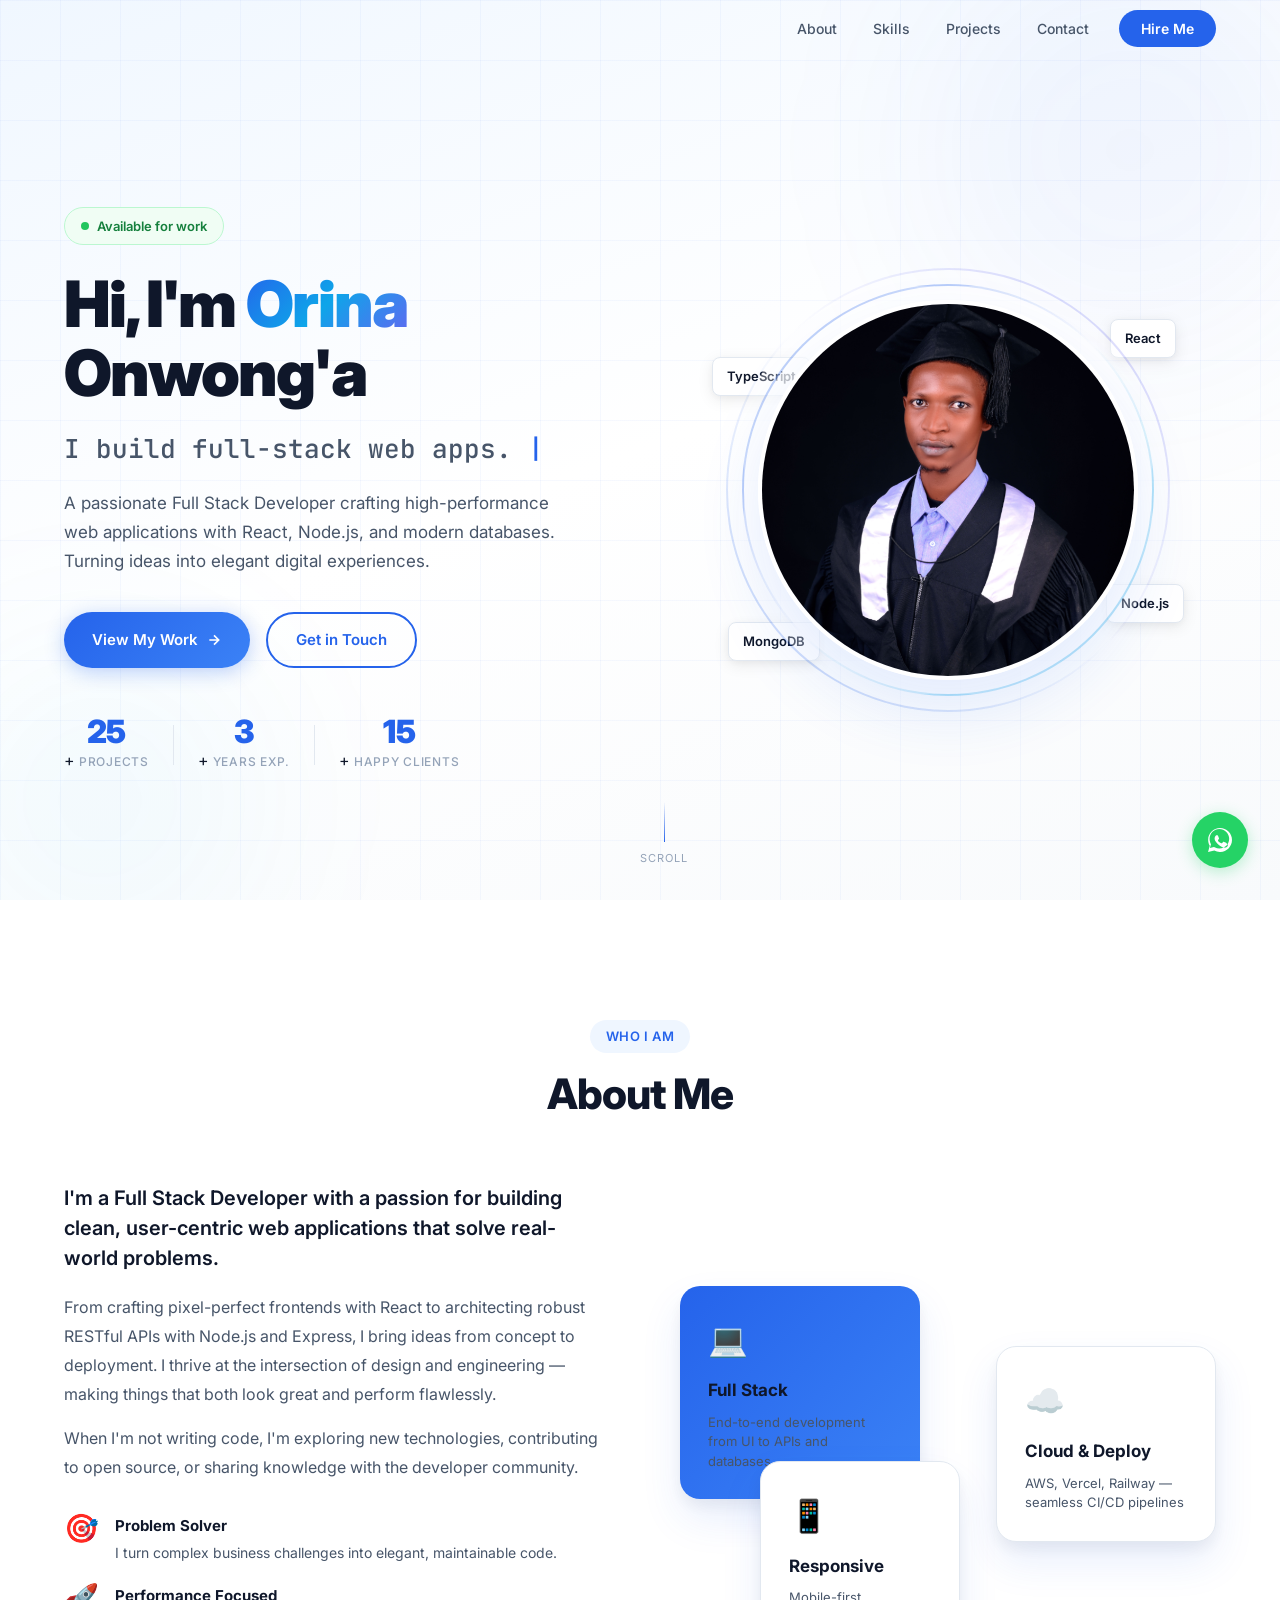
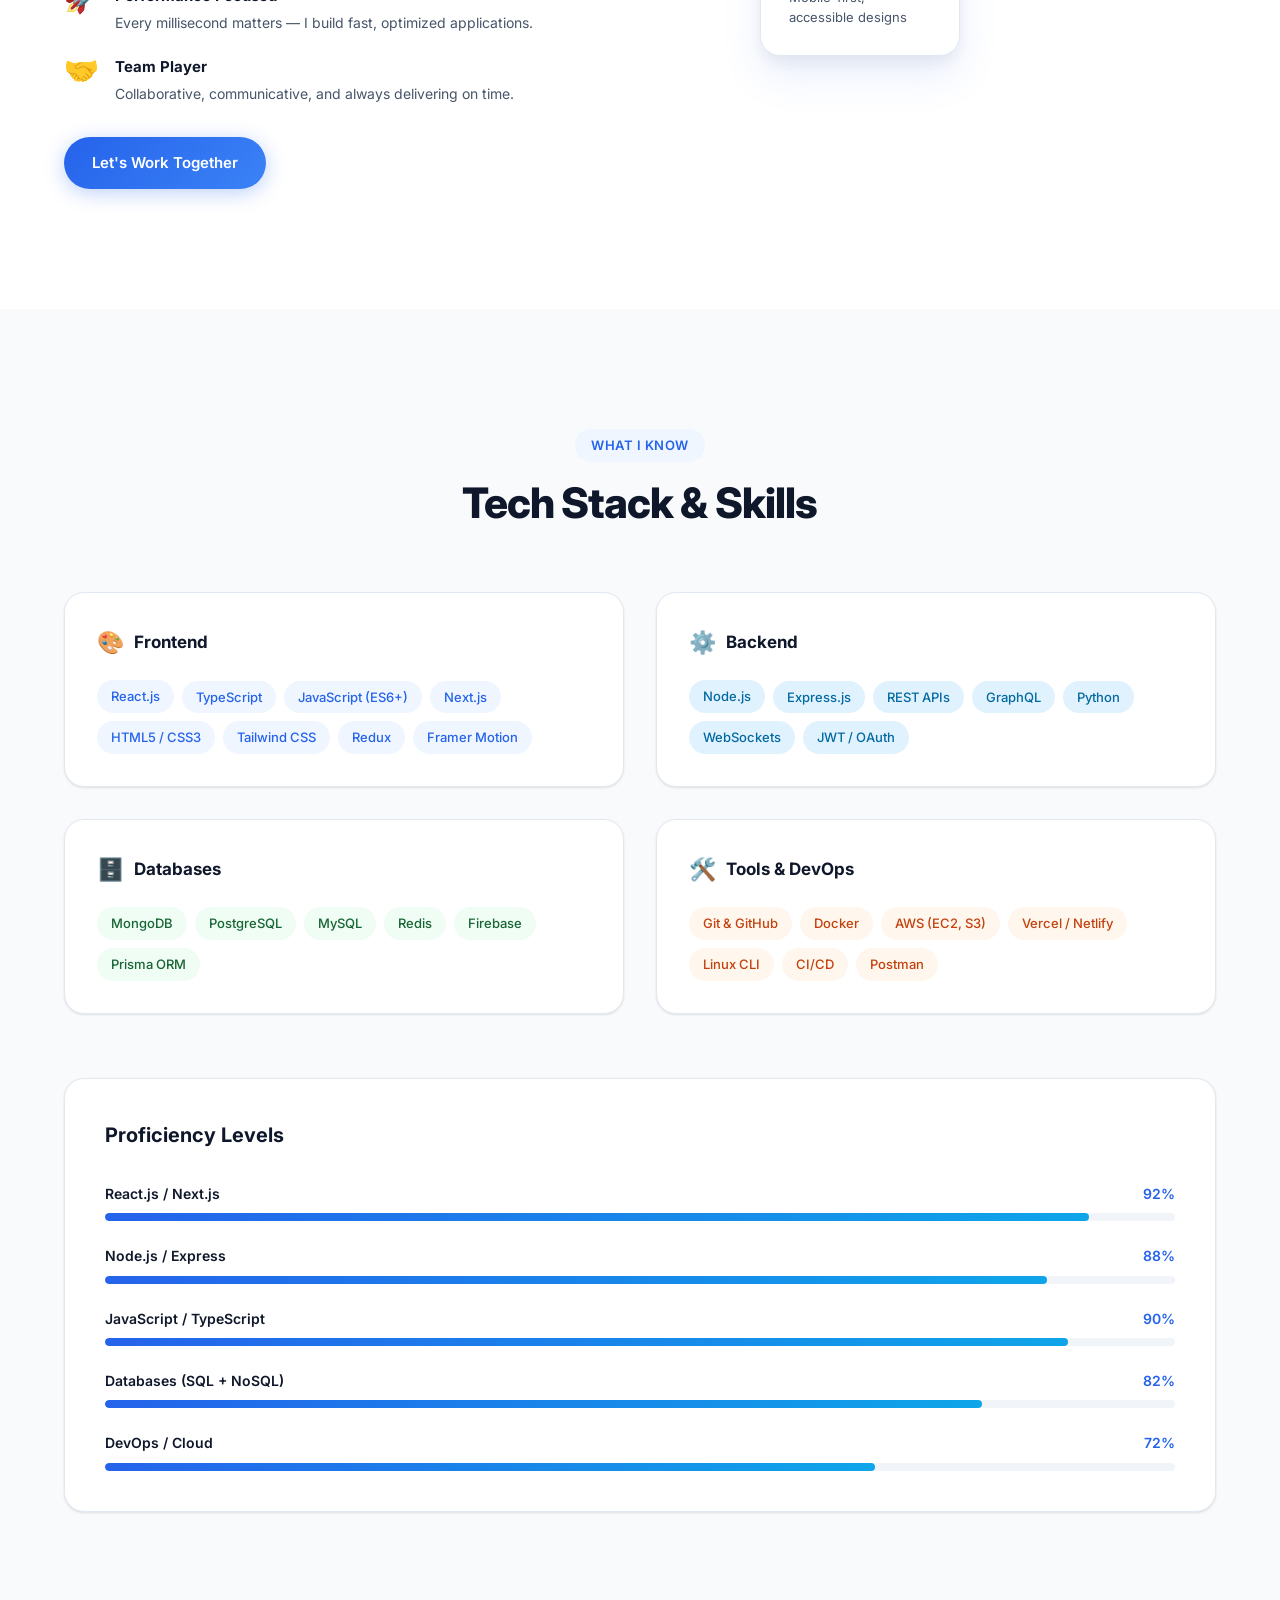
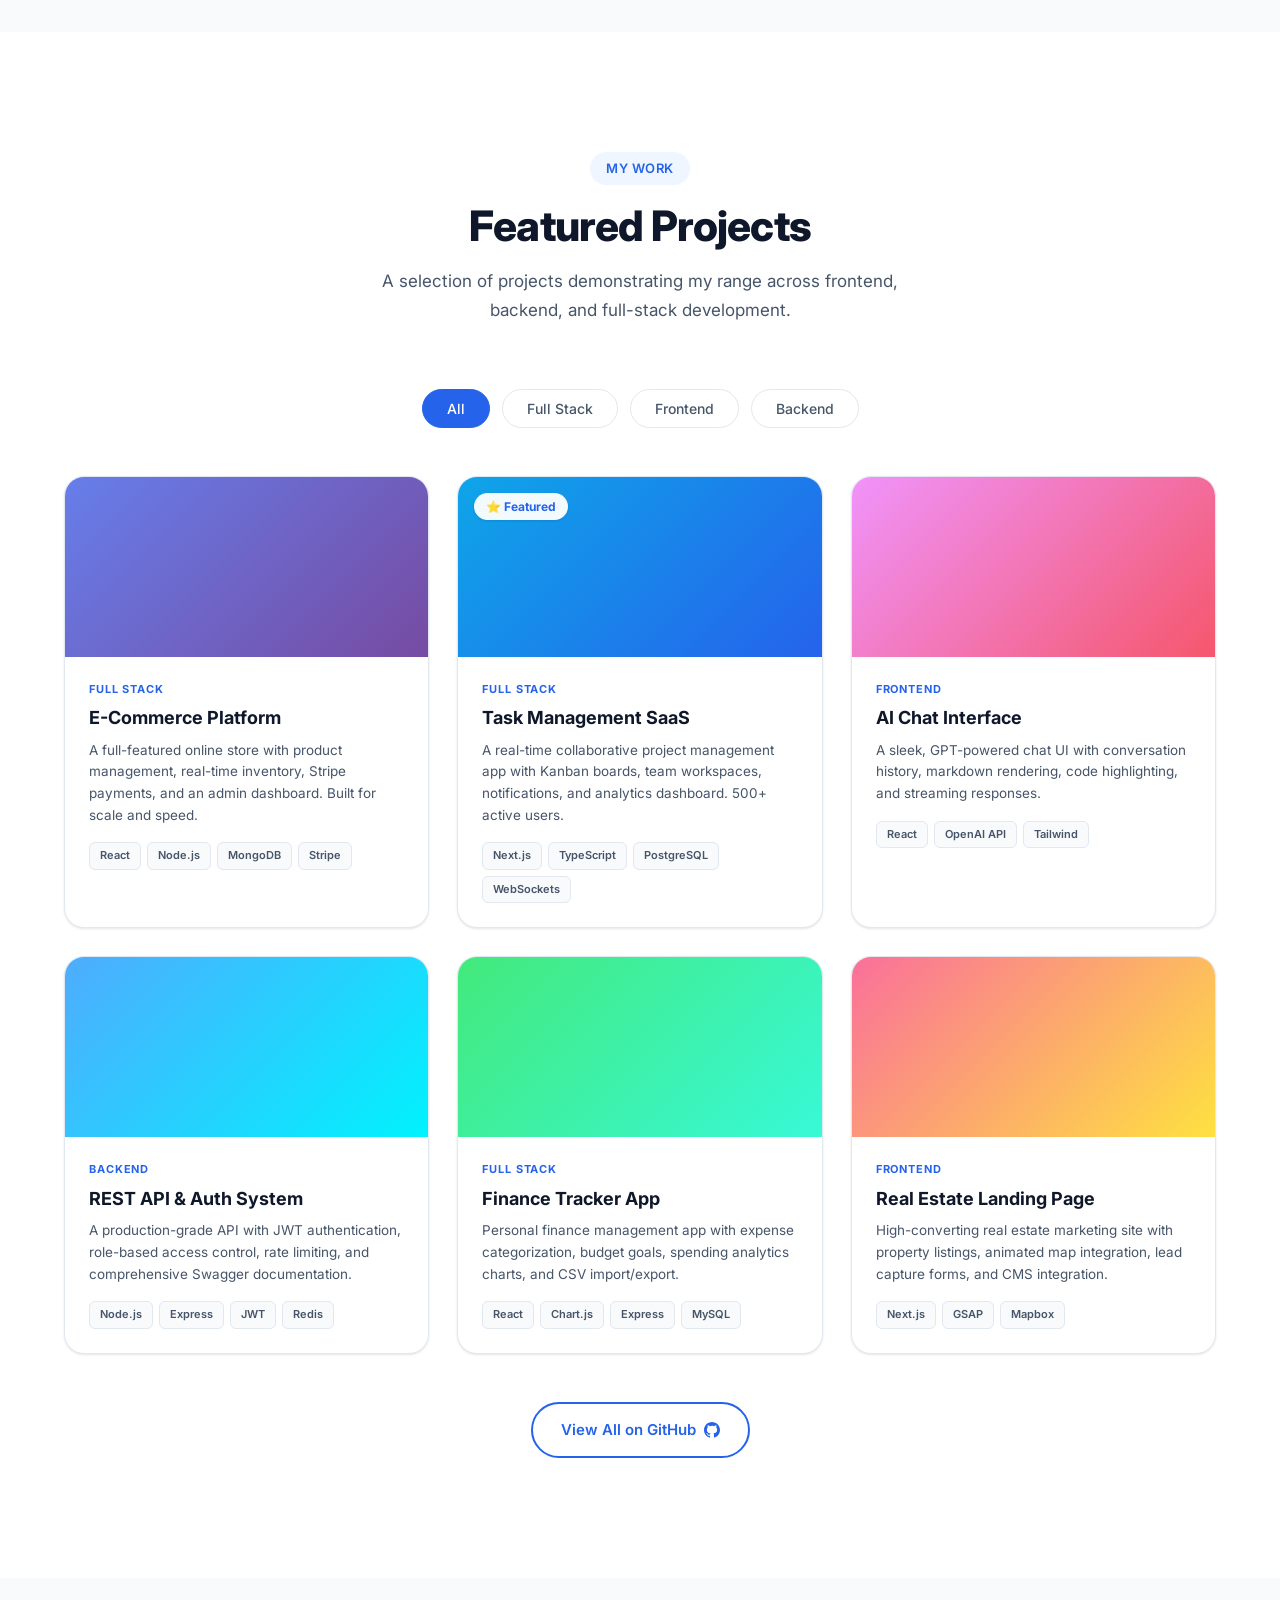
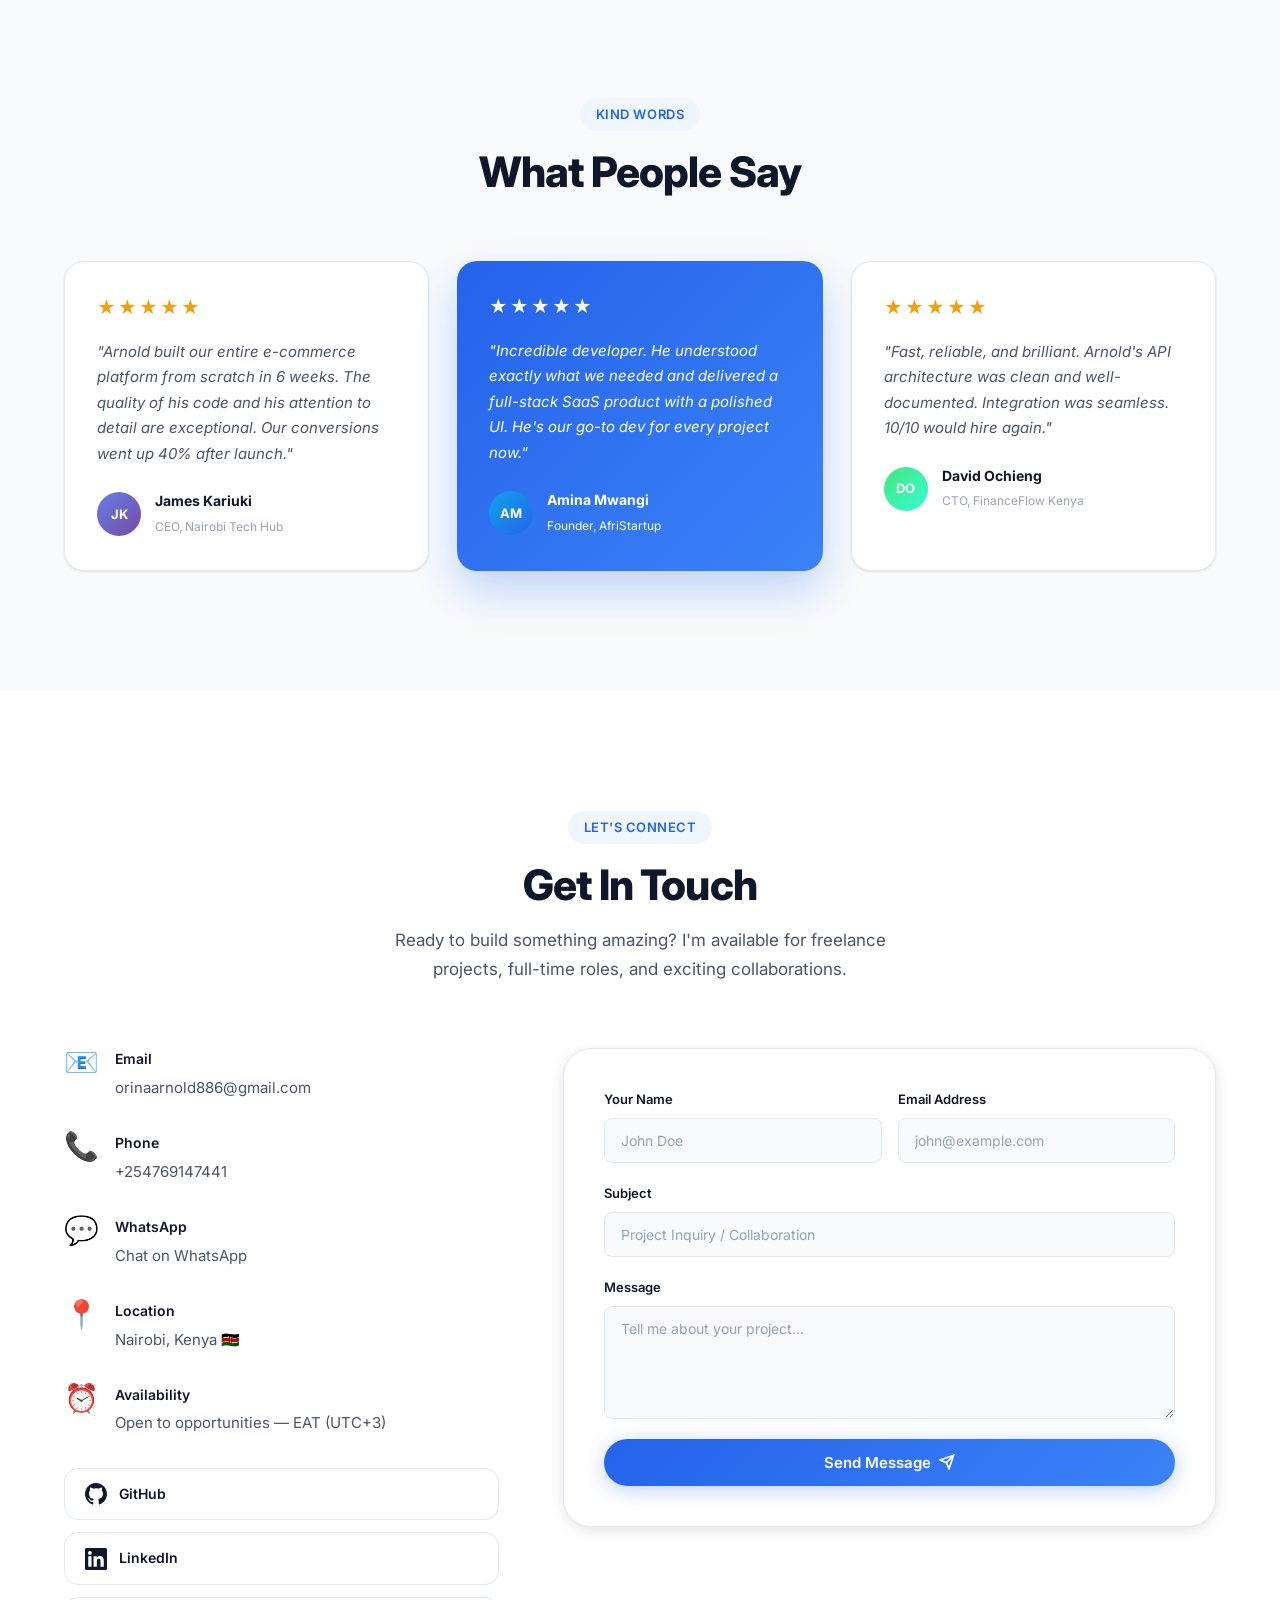
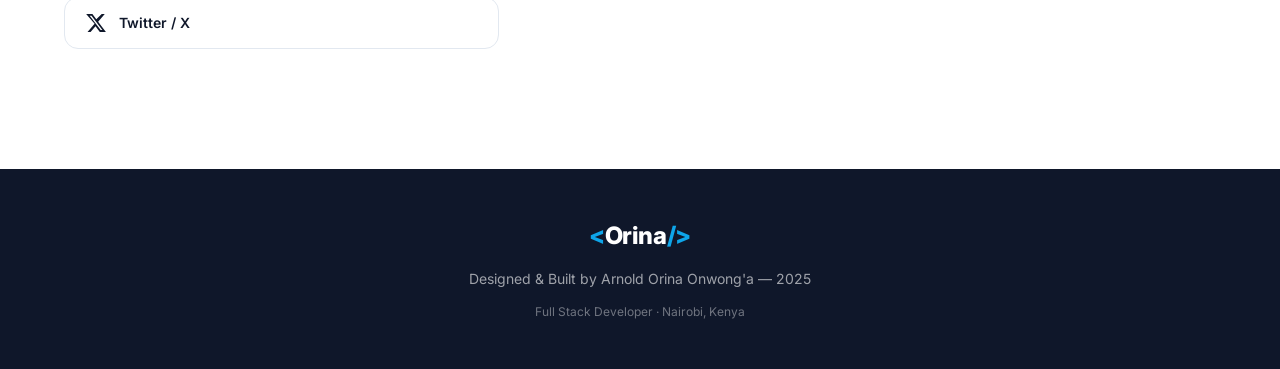
<file: index.html>
<!DOCTYPE html>
<html lang="en">
<head>
  <meta charset="UTF-8" />
  <meta name="viewport" content="width=device-width, initial-scale=1.0" />
  <title>Arnold Orina Onwong'a — Full Stack Developer</title>
  <meta name="description" content="Arnold Orina Onwong'a is a Full Stack Developer specializing in React, Node.js, and modern web technologies. Building beautiful, scalable digital experiences." />
  <meta name="keywords" content="Full Stack Developer, React, Node.js, JavaScript, Web Developer, Arnold Onwong'a" />
  <meta property="og:title" content="Arnold Orina Onwong'a — Full Stack Developer" />
  <meta property="og:description" content="Building beautiful, scalable digital experiences with React, Node.js, and modern web technologies." />
  <link rel="preconnect" href="https://fonts.googleapis.com" />
  <link rel="preconnect" href="https://fonts.gstatic.com" crossorigin />
  <link href="https://fonts.googleapis.com/css2?family=Inter:wght@300;400;500;600;700;800;900&family=JetBrains+Mono:wght@400;500;600&display=swap" rel="stylesheet" />
  <link rel="stylesheet" href="style.css" />
</head>
<body>

  <!-- NAV -->
  <nav class="navbar" id="navbar">
    <div class="nav-container">
      <a href="#home" class="nav-logo"></a>
      <ul class="nav-links" id="navLinks">
        <li><a href="#about" class="nav-link">About</a></li>
        <li><a href="#skills" class="nav-link">Skills</a></li>
        <li><a href="#projects" class="nav-link">Projects</a></li>
        <li><a href="#contact" class="nav-link">Contact</a></li>
        <li><a href="#contact" class="nav-cta" id="hireMeBtn">Hire Me</a></li>
      </ul>
      <button class="hamburger" id="hamburger" aria-label="Toggle menu">
        <span></span><span></span><span></span>
      </button>
    </div>
  </nav>

  <!-- HERO -->
  <section class="hero" id="home">
    <div class="hero-bg">
      <div class="hero-grid"></div>
      <div class="blob blob-1"></div>
      <div class="blob blob-2"></div>
    </div>
    <div class="hero-container">
      <div class="hero-content">
        <div class="hero-badge">
          <span class="badge-dot"></span>
          Available for work
        </div>
        <h1 class="hero-title">
          Hi, I'm <span class="gradient-text">Orina</span><br />
          Onwong'a
        </h1>
        <p class="hero-subtitle">
          <span class="typed-prefix">I build </span>
          <span class="typed-text" id="typedText"></span>
          <span class="typed-cursor">|</span>
        </p>
        <p class="hero-desc">
          A passionate Full Stack Developer crafting high-performance web applications 
          with React, Node.js, and modern databases. Turning ideas into elegant digital experiences.
        </p>
        <div class="hero-actions">
          <a href="#projects" class="btn btn-primary" id="viewWorkBtn">
            View My Work
            <svg width="16" height="16" viewBox="0 0 24 24" fill="none" stroke="currentColor" stroke-width="2.5"><path d="M5 12h14M12 5l7 7-7 7"/></svg>
          </a>
          <a href="#contact" class="btn btn-outline" id="contactHeroBtn">Get in Touch</a>
        </div>
        <div class="hero-stats">
          <div class="stat">
            <span class="stat-num" data-target="25">0</span>+
            <span class="stat-label">Projects</span>
          </div>
          <div class="stat-divider"></div>
          <div class="stat">
            <span class="stat-num" data-target="3">0</span>+
            <span class="stat-label">Years Exp.</span>
          </div>
          <div class="stat-divider"></div>
          <div class="stat">
            <span class="stat-num" data-target="15">0</span>+
            <span class="stat-label">Happy Clients</span>
          </div>
        </div>
      </div>
      <div class="hero-visual">
        <div class="avatar-wrapper">
          <div class="avatar-ring ring-1"></div>
          <div class="avatar-ring ring-2"></div>
          <img src="avatar.png?v=2" alt="Arnold Orina Onwong'a" class="avatar-img" id="avatarImg" />
          <div class="tech-float tech-f1">React</div>
          <div class="tech-float tech-f2">Node.js</div>
          <div class="tech-float tech-f3">MongoDB</div>
          <div class="tech-float tech-f4">TypeScript</div>
        </div>
      </div>
    </div>
    <div class="scroll-indicator">
      <div class="scroll-line"></div>
      <span>Scroll</span>
    </div>
  </section>

  <!-- ABOUT -->
  <section class="about" id="about">
    <div class="container">
      <div class="section-header">
        <span class="section-tag">Who I Am</span>
        <h2 class="section-title">About Me</h2>
      </div>
      <div class="about-grid">
        <div class="about-text">
          <p class="about-lead">
            I'm a Full Stack Developer with a passion for building clean, user-centric web applications that solve real-world problems.
          </p>
          <p class="about-body">
            From crafting pixel-perfect frontends with React to architecting robust RESTful APIs with Node.js and Express, I bring ideas from concept to deployment. I thrive at the intersection of design and engineering — making things that both look great and perform flawlessly.
          </p>
          <p class="about-body">
            When I'm not writing code, I'm exploring new technologies, contributing to open source, or sharing knowledge with the developer community.
          </p>
          <div class="about-highlights">
            <div class="highlight-item">
              <div class="highlight-icon">🎯</div>
              <div>
                <strong>Problem Solver</strong>
                <p>I turn complex business challenges into elegant, maintainable code.</p>
              </div>
            </div>
            <div class="highlight-item">
              <div class="highlight-icon">🚀</div>
              <div>
                <strong>Performance Focused</strong>
                <p>Every millisecond matters — I build fast, optimized applications.</p>
              </div>
            </div>
            <div class="highlight-item">
              <div class="highlight-icon">🤝</div>
              <div>
                <strong>Team Player</strong>
                <p>Collaborative, communicative, and always delivering on time.</p>
              </div>
            </div>
          </div>
          <a href="#contact" class="btn btn-primary" id="workTogBtn">Let's Work Together</a>
        </div>
        <div class="about-card-stack">
          <div class="info-card card-main">
            <div class="card-icon">💻</div>
            <h3>Full Stack</h3>
            <p>End-to-end development from UI to APIs and databases</p>
          </div>
          <div class="info-card card-alt">
            <div class="card-icon">☁️</div>
            <h3>Cloud & Deploy</h3>
            <p>AWS, Vercel, Railway — seamless CI/CD pipelines</p>
          </div>
          <div class="info-card card-sm">
            <div class="card-icon">📱</div>
            <h3>Responsive</h3>
            <p>Mobile-first, accessible designs</p>
          </div>
        </div>
      </div>
    </div>
  </section>

  <!-- SKILLS -->
  <section class="skills" id="skills">
    <div class="container">
      <div class="section-header">
        <span class="section-tag">What I Know</span>
        <h2 class="section-title">Tech Stack &amp; Skills</h2>
      </div>
      <div class="skills-grid">

        <div class="skill-category">
          <h3 class="skill-cat-title">
            <span class="cat-icon">🎨</span> Frontend
          </h3>
          <div class="skill-pills">
            <span class="pill pill-primary">React.js</span>
            <span class="pill pill-primary">TypeScript</span>
            <span class="pill pill-primary">JavaScript (ES6+)</span>
            <span class="pill pill-primary">Next.js</span>
            <span class="pill pill-primary">HTML5 / CSS3</span>
            <span class="pill pill-primary">Tailwind CSS</span>
            <span class="pill pill-primary">Redux</span>
            <span class="pill pill-primary">Framer Motion</span>
          </div>
        </div>

        <div class="skill-category">
          <h3 class="skill-cat-title">
            <span class="cat-icon">⚙️</span> Backend
          </h3>
          <div class="skill-pills">
            <span class="pill pill-blue">Node.js</span>
            <span class="pill pill-blue">Express.js</span>
            <span class="pill pill-blue">REST APIs</span>
            <span class="pill pill-blue">GraphQL</span>
            <span class="pill pill-blue">Python</span>
            <span class="pill pill-blue">WebSockets</span>
            <span class="pill pill-blue">JWT / OAuth</span>
          </div>
        </div>

        <div class="skill-category">
          <h3 class="skill-cat-title">
            <span class="cat-icon">🗄️</span> Databases
          </h3>
          <div class="skill-pills">
            <span class="pill pill-green">MongoDB</span>
            <span class="pill pill-green">PostgreSQL</span>
            <span class="pill pill-green">MySQL</span>
            <span class="pill pill-green">Redis</span>
            <span class="pill pill-green">Firebase</span>
            <span class="pill pill-green">Prisma ORM</span>
          </div>
        </div>

        <div class="skill-category">
          <h3 class="skill-cat-title">
            <span class="cat-icon">🛠️</span> Tools & DevOps
          </h3>
          <div class="skill-pills">
            <span class="pill pill-orange">Git & GitHub</span>
            <span class="pill pill-orange">Docker</span>
            <span class="pill pill-orange">AWS (EC2, S3)</span>
            <span class="pill pill-orange">Vercel / Netlify</span>
            <span class="pill pill-orange">Linux CLI</span>
            <span class="pill pill-orange">CI/CD</span>
            <span class="pill pill-orange">Postman</span>
          </div>
        </div>

      </div>

      <div class="proficiency-bars">
        <h3 class="prof-title">Proficiency Levels</h3>
        <div class="bar-list">
          <div class="bar-item">
            <div class="bar-label"><span>React.js / Next.js</span><span>92%</span></div>
            <div class="bar-track"><div class="bar-fill" data-width="92" style="width:0%"></div></div>
          </div>
          <div class="bar-item">
            <div class="bar-label"><span>Node.js / Express</span><span>88%</span></div>
            <div class="bar-track"><div class="bar-fill" data-width="88" style="width:0%"></div></div>
          </div>
          <div class="bar-item">
            <div class="bar-label"><span>JavaScript / TypeScript</span><span>90%</span></div>
            <div class="bar-track"><div class="bar-fill" data-width="90" style="width:0%"></div></div>
          </div>
          <div class="bar-item">
            <div class="bar-label"><span>Databases (SQL + NoSQL)</span><span>82%</span></div>
            <div class="bar-track"><div class="bar-fill" data-width="82" style="width:0%"></div></div>
          </div>
          <div class="bar-item">
            <div class="bar-label"><span>DevOps / Cloud</span><span>72%</span></div>
            <div class="bar-track"><div class="bar-fill" data-width="72" style="width:0%"></div></div>
          </div>
        </div>
      </div>
    </div>
  </section>

  <!-- PROJECTS -->
  <section class="projects" id="projects">
    <div class="container">
      <div class="section-header">
        <span class="section-tag">My Work</span>
        <h2 class="section-title">Featured Projects</h2>
        <p class="section-desc">A selection of projects demonstrating my range across frontend, backend, and full-stack development.</p>
      </div>
      <div class="projects-filter" id="projectsFilter">
        <button class="filter-btn active" data-filter="all" id="filterAll">All</button>
        <button class="filter-btn" data-filter="fullstack" id="filterFullstack">Full Stack</button>
        <button class="filter-btn" data-filter="frontend" id="filterFrontend">Frontend</button>
        <button class="filter-btn" data-filter="backend" id="filterBackend">Backend</button>
      </div>
      <div class="projects-grid" id="projectsGrid">

        <div class="project-card" data-category="fullstack">
          <div class="project-img" style="background: linear-gradient(135deg, #667eea 0%, #764ba2 100%);">
            <div class="project-overlay">
              <a href="https://github.com" target="_blank" rel="noopener" class="proj-link" id="proj1-github" aria-label="GitHub">
                <svg width="20" height="20" viewBox="0 0 24 24" fill="currentColor"><path d="M12 0C5.374 0 0 5.373 0 12c0 5.302 3.438 9.8 8.207 11.387.599.111.793-.261.793-.577v-2.234c-3.338.726-4.033-1.416-4.033-1.416-.546-1.387-1.333-1.756-1.333-1.756-1.089-.745.083-.729.083-.729 1.205.084 1.839 1.237 1.839 1.237 1.07 1.834 2.807 1.304 3.492.997.107-.775.418-1.305.762-1.604-2.665-.305-5.467-1.334-5.467-5.931 0-1.311.469-2.381 1.236-3.221-.124-.303-.535-1.524.117-3.176 0 0 1.008-.322 3.301 1.23A11.509 11.509 0 0 1 12 5.803c1.02.005 2.047.138 3.006.404 2.291-1.552 3.297-1.23 3.297-1.23.653 1.653.242 2.874.118 3.176.77.84 1.235 1.911 1.235 3.221 0 4.609-2.807 5.624-5.479 5.921.43.372.823 1.102.823 2.222v3.293c0 .319.192.694.801.576C20.566 21.797 24 17.3 24 12c0-6.627-5.373-12-12-12z"/></svg>
              </a>
              <a href="https://vercel.com" target="_blank" rel="noopener" class="proj-link" id="proj1-live" aria-label="Live Demo">
                <svg width="20" height="20" viewBox="0 0 24 24" fill="none" stroke="currentColor" stroke-width="2"><path d="M18 13v6a2 2 0 01-2 2H5a2 2 0 01-2-2V8a2 2 0 012-2h6M15 3h6v6M10 14L21 3"/></svg>
              </a>
            </div>
          </div>
          <div class="project-body">
            <div class="project-type">Full Stack</div>
            <h3 class="project-title">E-Commerce Platform</h3>
            <p class="project-desc">A full-featured online store with product management, real-time inventory, Stripe payments, and an admin dashboard. Built for scale and speed.</p>
            <div class="project-tags">
              <span class="tag">React</span>
              <span class="tag">Node.js</span>
              <span class="tag">MongoDB</span>
              <span class="tag">Stripe</span>
            </div>
          </div>
        </div>

        <div class="project-card featured" data-category="fullstack">
          <div class="featured-badge">⭐ Featured</div>
          <div class="project-img" style="background: linear-gradient(135deg, #0ea5e9 0%, #2563eb 100%);">
            <div class="project-overlay">
              <a href="https://github.com" target="_blank" rel="noopener" class="proj-link" id="proj2-github" aria-label="GitHub">
                <svg width="20" height="20" viewBox="0 0 24 24" fill="currentColor"><path d="M12 0C5.374 0 0 5.373 0 12c0 5.302 3.438 9.8 8.207 11.387.599.111.793-.261.793-.577v-2.234c-3.338.726-4.033-1.416-4.033-1.416-.546-1.387-1.333-1.756-1.333-1.756-1.089-.745.083-.729.083-.729 1.205.084 1.839 1.237 1.839 1.237 1.07 1.834 2.807 1.304 3.492.997.107-.775.418-1.305.762-1.604-2.665-.305-5.467-1.334-5.467-5.931 0-1.311.469-2.381 1.236-3.221-.124-.303-.535-1.524.117-3.176 0 0 1.008-.322 3.301 1.23A11.509 11.509 0 0 1 12 5.803c1.02.005 2.047.138 3.006.404 2.291-1.552 3.297-1.23 3.297-1.23.653 1.653.242 2.874.118 3.176.77.84 1.235 1.911 1.235 3.221 0 4.609-2.807 5.624-5.479 5.921.43.372.823 1.102.823 2.222v3.293c0 .319.192.694.801.576C20.566 21.797 24 17.3 24 12c0-6.627-5.373-12-12-12z"/></svg>
              </a>
              <a href="https://vercel.com" target="_blank" rel="noopener" class="proj-link" id="proj2-live" aria-label="Live Demo">
                <svg width="20" height="20" viewBox="0 0 24 24" fill="none" stroke="currentColor" stroke-width="2"><path d="M18 13v6a2 2 0 01-2 2H5a2 2 0 01-2-2V8a2 2 0 012-2h6M15 3h6v6M10 14L21 3"/></svg>
              </a>
            </div>
          </div>
          <div class="project-body">
            <div class="project-type">Full Stack</div>
            <h3 class="project-title">Task Management SaaS</h3>
            <p class="project-desc">A real-time collaborative project management app with Kanban boards, team workspaces, notifications, and analytics dashboard. 500+ active users.</p>
            <div class="project-tags">
              <span class="tag">Next.js</span>
              <span class="tag">TypeScript</span>
              <span class="tag">PostgreSQL</span>
              <span class="tag">WebSockets</span>
            </div>
          </div>
        </div>

        <div class="project-card" data-category="frontend">
          <div class="project-img" style="background: linear-gradient(135deg, #f093fb 0%, #f5576c 100%);">
            <div class="project-overlay">
              <a href="https://github.com" target="_blank" rel="noopener" class="proj-link" id="proj3-github" aria-label="GitHub">
                <svg width="20" height="20" viewBox="0 0 24 24" fill="currentColor"><path d="M12 0C5.374 0 0 5.373 0 12c0 5.302 3.438 9.8 8.207 11.387.599.111.793-.261.793-.577v-2.234c-3.338.726-4.033-1.416-4.033-1.416-.546-1.387-1.333-1.756-1.333-1.756-1.089-.745.083-.729.083-.729 1.205.084 1.839 1.237 1.839 1.237 1.07 1.834 2.807 1.304 3.492.997.107-.775.418-1.305.762-1.604-2.665-.305-5.467-1.334-5.467-5.931 0-1.311.469-2.381 1.236-3.221-.124-.303-.535-1.524.117-3.176 0 0 1.008-.322 3.301 1.23A11.509 11.509 0 0 1 12 5.803c1.02.005 2.047.138 3.006.404 2.291-1.552 3.297-1.23 3.297-1.23.653 1.653.242 2.874.118 3.176.77.84 1.235 1.911 1.235 3.221 0 4.609-2.807 5.624-5.479 5.921.43.372.823 1.102.823 2.222v3.293c0 .319.192.694.801.576C20.566 21.797 24 17.3 24 12c0-6.627-5.373-12-12-12z"/></svg>
              </a>
              <a href="projects/ai-chat-interface/index.html" target="_blank" rel="noopener" class="proj-link" id="proj3-live" aria-label="Live Demo">
                <svg width="20" height="20" viewBox="0 0 24 24" fill="none" stroke="currentColor" stroke-width="2"><path d="M18 13v6a2 2 0 01-2 2H5a2 2 0 01-2-2V8a2 2 0 012-2h6M15 3h6v6M10 14L21 3"/></svg>
              </a>
            </div>
          </div>
          <div class="project-body">
            <div class="project-type">Frontend</div>
            <h3 class="project-title">AI Chat Interface</h3>
            <p class="project-desc">A sleek, GPT-powered chat UI with conversation history, markdown rendering, code highlighting, and streaming responses.</p>
            <div class="project-tags">
              <span class="tag">React</span>
              <span class="tag">OpenAI API</span>
              <span class="tag">Tailwind</span>
            </div>
          </div>
        </div>

        <div class="project-card" data-category="backend">
          <div class="project-img" style="background: linear-gradient(135deg, #4facfe 0%, #00f2fe 100%);">
            <div class="project-overlay">
              <a href="https://github.com" target="_blank" rel="noopener" class="proj-link" id="proj4-github" aria-label="GitHub">
                <svg width="20" height="20" viewBox="0 0 24 24" fill="currentColor"><path d="M12 0C5.374 0 0 5.373 0 12c0 5.302 3.438 9.8 8.207 11.387.599.111.793-.261.793-.577v-2.234c-3.338.726-4.033-1.416-4.033-1.416-.546-1.387-1.333-1.756-1.333-1.756-1.089-.745.083-.729.083-.729 1.205.084 1.839 1.237 1.839 1.237 1.07 1.834 2.807 1.304 3.492.997.107-.775.418-1.305.762-1.604-2.665-.305-5.467-1.334-5.467-5.931 0-1.311.469-2.381 1.236-3.221-.124-.303-.535-1.524.117-3.176 0 0 1.008-.322 3.301 1.23A11.509 11.509 0 0 1 12 5.803c1.02.005 2.047.138 3.006.404 2.291-1.552 3.297-1.23 3.297-1.23.653 1.653.242 2.874.118 3.176.77.84 1.235 1.911 1.235 3.221 0 4.609-2.807 5.624-5.479 5.921.43.372.823 1.102.823 2.222v3.293c0 .319.192.694.801.576C20.566 21.797 24 17.3 24 12c0-6.627-5.373-12-12-12z"/></svg>
              </a>
              <a href="https://github.com" target="_blank" rel="noopener" class="proj-link" id="proj4-live" aria-label="Live Demo">
                <svg width="20" height="20" viewBox="0 0 24 24" fill="none" stroke="currentColor" stroke-width="2"><path d="M18 13v6a2 2 0 01-2 2H5a2 2 0 01-2-2V8a2 2 0 012-2h6M15 3h6v6M10 14L21 3"/></svg>
              </a>
            </div>
          </div>
          <div class="project-body">
            <div class="project-type">Backend</div>
            <h3 class="project-title">REST API & Auth System</h3>
            <p class="project-desc">A production-grade API with JWT authentication, role-based access control, rate limiting, and comprehensive Swagger documentation.</p>
            <div class="project-tags">
              <span class="tag">Node.js</span>
              <span class="tag">Express</span>
              <span class="tag">JWT</span>
              <span class="tag">Redis</span>
            </div>
          </div>
        </div>

        <div class="project-card" data-category="fullstack">
          <div class="project-img" style="background: linear-gradient(135deg, #43e97b 0%, #38f9d7 100%);">
            <div class="project-overlay">
              <a href="https://github.com" target="_blank" rel="noopener" class="proj-link" id="proj5-github" aria-label="GitHub">
                <svg width="20" height="20" viewBox="0 0 24 24" fill="currentColor"><path d="M12 0C5.374 0 0 5.373 0 12c0 5.302 3.438 9.8 8.207 11.387.599.111.793-.261.793-.577v-2.234c-3.338.726-4.033-1.416-4.033-1.416-.546-1.387-1.333-1.756-1.333-1.756-1.089-.745.083-.729.083-.729 1.205.084 1.839 1.237 1.839 1.237 1.07 1.834 2.807 1.304 3.492.997.107-.775.418-1.305.762-1.604-2.665-.305-5.467-1.334-5.467-5.931 0-1.311.469-2.381 1.236-3.221-.124-.303-.535-1.524.117-3.176 0 0 1.008-.322 3.301 1.23A11.509 11.509 0 0 1 12 5.803c1.02.005 2.047.138 3.006.404 2.291-1.552 3.297-1.23 3.297-1.23.653 1.653.242 2.874.118 3.176.77.84 1.235 1.911 1.235 3.221 0 4.609-2.807 5.624-5.479 5.921.43.372.823 1.102.823 2.222v3.293c0 .319.192.694.801.576C20.566 21.797 24 17.3 24 12c0-6.627-5.373-12-12-12z"/></svg>
              </a>
              <a href="https://vercel.com" target="_blank" rel="noopener" class="proj-link" id="proj5-live" aria-label="Live Demo">
                <svg width="20" height="20" viewBox="0 0 24 24" fill="none" stroke="currentColor" stroke-width="2"><path d="M18 13v6a2 2 0 01-2 2H5a2 2 0 01-2-2V8a2 2 0 012-2h6M15 3h6v6M10 14L21 3"/></svg>
              </a>
            </div>
          </div>
          <div class="project-body">
            <div class="project-type">Full Stack</div>
            <h3 class="project-title">Finance Tracker App</h3>
            <p class="project-desc">Personal finance management app with expense categorization, budget goals, spending analytics charts, and CSV import/export.</p>
            <div class="project-tags">
              <span class="tag">React</span>
              <span class="tag">Chart.js</span>
              <span class="tag">Express</span>
              <span class="tag">MySQL</span>
            </div>
          </div>
        </div>

        <div class="project-card" data-category="frontend">
          <div class="project-img" style="background: linear-gradient(135deg, #fa709a 0%, #fee140 100%);">
            <div class="project-overlay">
              <a href="https://github.com" target="_blank" rel="noopener" class="proj-link" id="proj6-github" aria-label="GitHub">
                <svg width="20" height="20" viewBox="0 0 24 24" fill="currentColor"><path d="M12 0C5.374 0 0 5.373 0 12c0 5.302 3.438 9.8 8.207 11.387.599.111.793-.261.793-.577v-2.234c-3.338.726-4.033-1.416-4.033-1.416-.546-1.387-1.333-1.756-1.333-1.756-1.089-.745.083-.729.083-.729 1.205.084 1.839 1.237 1.839 1.237 1.07 1.834 2.807 1.304 3.492.997.107-.775.418-1.305.762-1.604-2.665-.305-5.467-1.334-5.467-5.931 0-1.311.469-2.381 1.236-3.221-.124-.303-.535-1.524.117-3.176 0 0 1.008-.322 3.301 1.23A11.509 11.509 0 0 1 12 5.803c1.02.005 2.047.138 3.006.404 2.291-1.552 3.297-1.23 3.297-1.23.653 1.653.242 2.874.118 3.176.77.84 1.235 1.911 1.235 3.221 0 4.609-2.807 5.624-5.479 5.921.43.372.823 1.102.823 2.222v3.293c0 .319.192.694.801.576C20.566 21.797 24 17.3 24 12c0-6.627-5.373-12-12-12z"/></svg>
              </a>
              <a href="https://vercel.com" target="_blank" rel="noopener" class="proj-link" id="proj6-live" aria-label="Live Demo">
                <svg width="20" height="20" viewBox="0 0 24 24" fill="none" stroke="currentColor" stroke-width="2"><path d="M18 13v6a2 2 0 01-2 2H5a2 2 0 01-2-2V8a2 2 0 012-2h6M15 3h6v6M10 14L21 3"/></svg>
              </a>
            </div>
          </div>
          <div class="project-body">
            <div class="project-type">Frontend</div>
            <h3 class="project-title">Real Estate Landing Page</h3>
            <p class="project-desc">High-converting real estate marketing site with property listings, animated map integration, lead capture forms, and CMS integration.</p>
            <div class="project-tags">
              <span class="tag">Next.js</span>
              <span class="tag">GSAP</span>
              <span class="tag">Mapbox</span>
            </div>
          </div>
        </div>

      </div>

      <div class="projects-cta">
        <a href="https://github.com" target="_blank" rel="noopener" class="btn btn-outline" id="allProjectsBtn">
          View All on GitHub
          <svg width="16" height="16" viewBox="0 0 24 24" fill="currentColor"><path d="M12 0C5.374 0 0 5.373 0 12c0 5.302 3.438 9.8 8.207 11.387.599.111.793-.261.793-.577v-2.234c-3.338.726-4.033-1.416-4.033-1.416-.546-1.387-1.333-1.756-1.333-1.756-1.089-.745.083-.729.083-.729 1.205.084 1.839 1.237 1.839 1.237 1.07 1.834 2.807 1.304 3.492.997.107-.775.418-1.305.762-1.604-2.665-.305-5.467-1.334-5.467-5.931 0-1.311.469-2.381 1.236-3.221-.124-.303-.535-1.524.117-3.176 0 0 1.008-.322 3.301 1.23A11.509 11.509 0 0 1 12 5.803c1.02.005 2.047.138 3.006.404 2.291-1.552 3.297-1.23 3.297-1.23.653 1.653.242 2.874.118 3.176.77.84 1.235 1.911 1.235 3.221 0 4.609-2.807 5.624-5.479 5.921.43.372.823 1.102.823 2.222v3.293c0 .319.192.694.801.576C20.566 21.797 24 17.3 24 12c0-6.627-5.373-12-12-12z"/></svg>
        </a>
      </div>
    </div>
  </section>

  <!-- TESTIMONIALS -->
  <section class="testimonials" id="testimonials">
    <div class="container">
      <div class="section-header">
        <span class="section-tag">Kind Words</span>
        <h2 class="section-title">What People Say</h2>
      </div>
      <div class="testimonials-grid">
        <div class="testimonial-card">
          <div class="stars">★★★★★</div>
          <p class="testimonial-text">"Arnold built our entire e-commerce platform from scratch in 6 weeks. The quality of his code and his attention to detail are exceptional. Our conversions went up 40% after launch."</p>
          <div class="testimonial-author">
            <div class="author-avatar" style="background: linear-gradient(135deg, #667eea, #764ba2);">JK</div>
            <div>
              <strong>James Kariuki</strong>
              <span>CEO, Nairobi Tech Hub</span>
            </div>
          </div>
        </div>
        <div class="testimonial-card featured-testimonial">
          <div class="stars">★★★★★</div>
          <p class="testimonial-text">"Incredible developer. He understood exactly what we needed and delivered a full-stack SaaS product with a polished UI. He's our go-to dev for every project now."</p>
          <div class="testimonial-author">
            <div class="author-avatar" style="background: linear-gradient(135deg, #0ea5e9, #2563eb);">AM</div>
            <div>
              <strong>Amina Mwangi</strong>
              <span>Founder, AfriStartup</span>
            </div>
          </div>
        </div>
        <div class="testimonial-card">
          <div class="stars">★★★★★</div>
          <p class="testimonial-text">"Fast, reliable, and brilliant. Arnold's API architecture was clean and well-documented. Integration was seamless. 10/10 would hire again."</p>
          <div class="testimonial-author">
            <div class="author-avatar" style="background: linear-gradient(135deg, #43e97b, #38f9d7);">DO</div>
            <div>
              <strong>David Ochieng</strong>
              <span>CTO, FinanceFlow Kenya</span>
            </div>
          </div>
        </div>
      </div>
    </div>
  </section>

  <!-- CONTACT -->
  <section class="contact" id="contact">
    <div class="container">
      <div class="section-header">
        <span class="section-tag">Let's Connect</span>
        <h2 class="section-title">Get In Touch</h2>
        <p class="section-desc">Ready to build something amazing? I'm available for freelance projects, full-time roles, and exciting collaborations.</p>
      </div>
      <div class="contact-grid">
        <div class="contact-info">
          <div class="contact-item">
            <div class="contact-icon">📧</div>
            <div>
              <strong>Email</strong>
              <a href="mailto:orinaarnold886@gmail.com" id="contactEmailLink">orinaarnold886@gmail.com</a>
            </div>
          </div>
          <div class="contact-item">
            <div class="contact-icon">📞</div>
            <div>
              <strong>Phone</strong>
              <a href="tel:+254769147441" id="contactPhoneLink">+254769147441</a>
            </div>
          </div>
          <div class="contact-item">
            <div class="contact-icon">💬</div>
            <div>
              <strong>WhatsApp</strong>
              <a href="https://wa.me/254769147441" target="_blank" rel="noopener" id="contactWhatsappLink">Chat on WhatsApp</a>
            </div>
          </div>
          <div class="contact-item">
            <div class="contact-icon">📍</div>
            <div>
              <strong>Location</strong>
              <span>Nairobi, Kenya 🇰🇪</span>
            </div>
          </div>
          <div class="contact-item">
            <div class="contact-icon">⏰</div>
            <div>
              <strong>Availability</strong>
              <span>Open to opportunities — EAT (UTC+3)</span>
            </div>
          </div>
          <div class="social-links">
            <a href="https://github.com" target="_blank" rel="noopener" class="social-btn" id="socialGithub" aria-label="GitHub">
              <svg width="22" height="22" viewBox="0 0 24 24" fill="currentColor"><path d="M12 0C5.374 0 0 5.373 0 12c0 5.302 3.438 9.8 8.207 11.387.599.111.793-.261.793-.577v-2.234c-3.338.726-4.033-1.416-4.033-1.416-.546-1.387-1.333-1.756-1.333-1.756-1.089-.745.083-.729.083-.729 1.205.084 1.839 1.237 1.839 1.237 1.07 1.834 2.807 1.304 3.492.997.107-.775.418-1.305.762-1.604-2.665-.305-5.467-1.334-5.467-5.931 0-1.311.469-2.381 1.236-3.221-.124-.303-.535-1.524.117-3.176 0 0 1.008-.322 3.301 1.23A11.509 11.509 0 0 1 12 5.803c1.02.005 2.047.138 3.006.404 2.291-1.552 3.297-1.23 3.297-1.23.653 1.653.242 2.874.118 3.176.77.84 1.235 1.911 1.235 3.221 0 4.609-2.807 5.624-5.479 5.921.43.372.823 1.102.823 2.222v3.293c0 .319.192.694.801.576C20.566 21.797 24 17.3 24 12c0-6.627-5.373-12-12-12z"/></svg>
              GitHub
            </a>
            <a href="https://linkedin.com" target="_blank" rel="noopener" class="social-btn" id="socialLinkedin" aria-label="LinkedIn">
              <svg width="22" height="22" viewBox="0 0 24 24" fill="currentColor"><path d="M20.447 20.452h-3.554v-5.569c0-1.328-.027-3.037-1.852-3.037-1.853 0-2.136 1.445-2.136 2.939v5.667H9.351V9h3.414v1.561h.046c.477-.9 1.637-1.85 3.37-1.85 3.601 0 4.267 2.37 4.267 5.455v6.286zM5.337 7.433a2.062 2.062 0 01-2.063-2.065 2.064 2.064 0 112.063 2.065zm1.782 13.019H3.555V9h3.564v11.452zM22.225 0H1.771C.792 0 0 .774 0 1.729v20.542C0 23.227.792 24 1.771 24h20.451C23.2 24 24 23.227 24 22.271V1.729C24 .774 23.2 0 22.222 0h.003z"/></svg>
              LinkedIn
            </a>
            <a href="https://twitter.com" target="_blank" rel="noopener" class="social-btn" id="socialTwitter" aria-label="Twitter/X">
              <svg width="22" height="22" viewBox="0 0 24 24" fill="currentColor"><path d="M18.244 2.25h3.308l-7.227 8.26 8.502 11.24H16.17l-4.714-6.231-5.401 6.231H2.744l7.737-8.835L1.254 2.25H8.08l4.253 5.622zm-1.161 17.52h1.833L7.084 4.126H5.117z"/></svg>
              Twitter / X
            </a>
          </div>
        </div>
        <form class="contact-form" id="contactForm">
          <div class="form-row">
            <div class="form-group">
              <label for="contactName">Your Name</label>
              <input type="text" id="contactName" name="name" placeholder="John Doe" required />
            </div>
            <div class="form-group">
              <label for="contactEmail">Email Address</label>
              <input type="email" id="contactEmail" name="email" placeholder="john@example.com" required />
            </div>
          </div>
          <div class="form-group">
            <label for="contactSubject">Subject</label>
            <input type="text" id="contactSubject" name="subject" placeholder="Project Inquiry / Collaboration" />
          </div>
          <div class="form-group">
            <label for="contactMessage">Message</label>
            <textarea id="contactMessage" name="message" rows="5" placeholder="Tell me about your project..." required></textarea>
          </div>
          <button type="submit" class="btn btn-primary btn-full" id="contactSubmitBtn">
            Send Message
            <svg width="16" height="16" viewBox="0 0 24 24" fill="none" stroke="currentColor" stroke-width="2.5"><path d="M22 2L11 13M22 2L15 22l-4-9-9-4 20-7z"/></svg>
          </button>
          <div class="form-success" id="formSuccess">
            ✅ Message sent! I'll get back to you within 24 hours.
          </div>
        </form>
      </div>
    </div>
  </section>

  <!-- FOOTER -->
  <footer class="footer">
    <div class="container">
      <div class="footer-content">
        <a href="#home" class="nav-logo">
          <span class="logo-bracket">&lt;</span>Orina<span class="logo-bracket">/&gt;</span>
        </a>
        <p class="footer-text">Designed & Built by Arnold Orina Onwong'a — 2025</p>
        <p class="footer-sub">Full Stack Developer · Nairobi, Kenya</p>
      </div>
    </div>
  </footer>

  <!-- Floating WhatsApp Button -->
  <a href="https://wa.me/254769147441" class="whatsapp-float" target="_blank" rel="noopener" aria-label="Chat on WhatsApp">
    <svg width="24" height="24" viewBox="0 0 24 24" fill="currentColor"><path d="M.057 24l1.687-6.163c-1.041-1.804-1.588-3.849-1.587-5.946C.06 5.348 5.397.01 12.008.01c3.202.001 6.212 1.246 8.477 3.514 2.266 2.268 3.507 5.28 3.505 8.484-.004 6.657-5.34 11.997-11.953 11.997-2.005-.001-3.973-.502-5.724-1.455L0 24zm6.59-4.846c1.6.95 3.188 1.449 4.725 1.451 5.402.002 9.803-4.386 9.805-9.774.001-2.611-1.013-5.066-2.855-6.91C16.48 2.077 14.037.96 11.4.96c-5.41 0-9.81 4.388-9.813 9.777-.001 1.905.49 3.766 1.428 5.396l-1.082 3.95 4.053-1.063zM18.01 14.8c-.33-.164-1.95-.964-2.25-1.074-.3-.109-.52-.164-.74.164-.22.328-.85 1.074-1.04 1.293-.19.219-.38.246-.71.082-1.39-.7-2.42-1.22-3.23-2.63-.22-.38-.07-.58.11-.76.16-.16.33-.38.5-.57.16-.19.22-.33.33-.55.11-.22.05-.41-.02-.57-.08-.164-.74-1.78-.99-2.38-.25-.6-.53-.52-.72-.53h-.62c-.22 0-.58.08-.88.41-.3.328-1.15 1.12-1.15 2.732 0 1.613 1.17 3.172 1.33 3.39.16.22 2.3 3.51 5.58 4.93.78.34 1.39.54 1.86.69.78.25 1.49.21 2.05.13.62-.09 1.95-.8 2.22-1.57.28-.77.28-1.43.19-1.57-.08-.13-.3-.21-.63-.38z"/></svg>
  </a>

  <script src="main.js"></script>
</body>
</html>
</file>
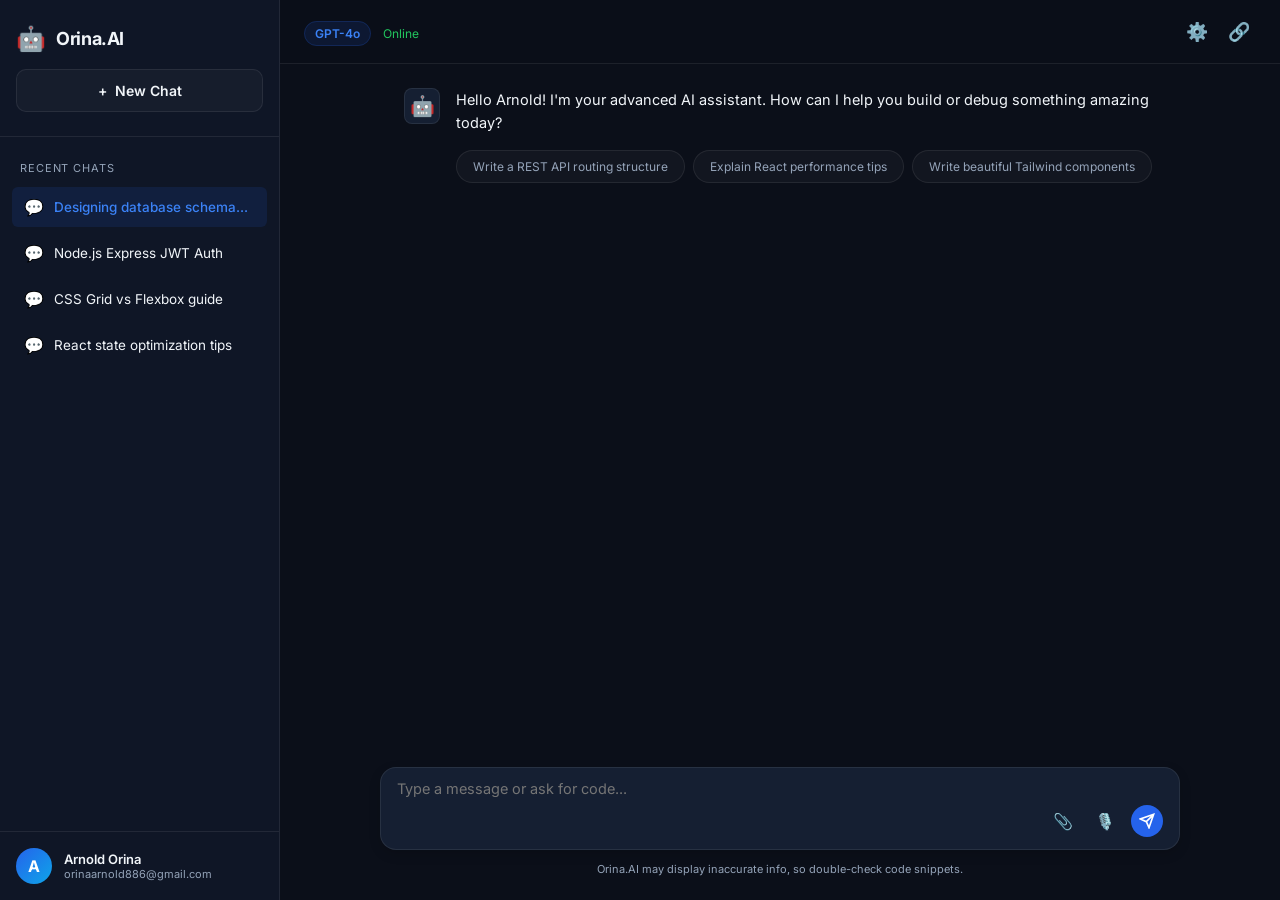
<file: projects/ai-chat-interface/index.html>
<!DOCTYPE html>
<html lang="en">
<head>
  <meta charset="UTF-8">
  <meta name="viewport" content="width=device-width, initial-scale=1.0">
  <title>AI Chat Interface — Arnold Orina</title>
  <link rel="preconnect" href="https://fonts.googleapis.com">
  <link rel="preconnect" href="https://fonts.gstatic.com" crossorigin>
  <link href="https://fonts.googleapis.com/css2?family=Inter:wght@300;400;500;600;700&family=Fira+Code:wght@400;500&display=swap" rel="stylesheet">
  <link rel="stylesheet" href="style.css">
</head>
<body>
  <div class="app-container">
    <!-- Sidebar -->
    <aside class="sidebar">
      <div class="sidebar-header">
        <div class="sidebar-logo">
          <span class="logo-icon">🤖</span>
          <h3>Orina.AI</h3>
        </div>
        <button class="new-chat-btn" id="newChatBtn">
          <span>+</span> New Chat
        </button>
      </div>

      <div class="chat-history">
        <span class="history-label">Recent Chats</span>
        <ul class="history-list" id="historyList">
          <li class="history-item active">
            <span class="chat-icon">💬</span>
            <span class="chat-title">Designing database schema...</span>
          </li>
          <li class="history-item">
            <span class="chat-icon">💬</span>
            <span class="chat-title">Node.js Express JWT Auth</span>
          </li>
          <li class="history-item">
            <span class="chat-icon">💬</span>
            <span class="chat-title">CSS Grid vs Flexbox guide</span>
          </li>
          <li class="history-item">
            <span class="chat-icon">💬</span>
            <span class="chat-title">React state optimization tips</span>
          </li>
        </ul>
      </div>

      <div class="sidebar-footer">
        <div class="user-profile">
          <div class="profile-pic">A</div>
          <div class="profile-info">
            <h4>Arnold Orina</h4>
            <span>orinaarnold886@gmail.com</span>
          </div>
        </div>
      </div>
    </aside>

    <!-- Main Chat Workspace -->
    <main class="chat-workspace">
      <!-- Chat Header -->
      <header class="chat-header">
        <div class="model-selector">
          <span class="model-badge">GPT-4o</span>
          <span class="model-status">Online</span>
        </div>
        <div class="header-actions">
          <button class="icon-btn" aria-label="Settings">⚙️</button>
          <button class="icon-btn" aria-label="Share">🔗</button>
        </div>
      </header>

      <!-- Message Container -->
      <div class="messages-container" id="messagesContainer">
        <!-- AI Greeting -->
        <div class="message ai-message">
          <div class="message-avatar">🤖</div>
          <div class="message-content">
            <p>Hello Arnold! I'm your advanced AI assistant. How can I help you build or debug something amazing today?</p>
            <div class="suggestion-chips">
              <button class="chip">Write a REST API routing structure</button>
              <button class="chip">Explain React performance tips</button>
              <button class="chip">Write beautiful Tailwind components</button>
            </div>
          </div>
        </div>
      </div>

      <!-- Chat Input Area -->
      <footer class="chat-input-area">
        <form class="input-form" id="chatForm">
          <div class="input-wrapper">
            <textarea id="chatInput" rows="1" placeholder="Type a message or ask for code..."></textarea>
            <div class="input-actions">
              <button type="button" class="action-btn" title="Upload File">📎</button>
              <button type="button" class="action-btn" title="Voice Input">🎙️</button>
              <button type="submit" class="send-btn" id="sendBtn">
                <svg width="16" height="16" viewBox="0 0 24 24" fill="none" stroke="currentColor" stroke-width="2.5"><path d="M22 2L11 13M22 2L15 22l-4-9-9-4 20-7z"/></svg>
              </button>
            </div>
          </div>
        </form>
        <p class="input-disclaimer">Orina.AI may display inaccurate info, so double-check code snippets.</p>
      </footer>
    </main>
  </div>

  <script src="script.js"></script>
</body>
</html>
</file>
<file: style.css>
/* ===========================
   DESIGN TOKENS & RESET
   =========================== */
:root {
  --primary: #2563eb;
  --primary-dark: #1d4ed8;
  --primary-light: #3b82f6;
  --primary-xlight: #eff6ff;
  --accent: #0ea5e9;
  --text-primary: #0f172a;
  --text-secondary: #475569;
  --text-muted: #94a3b8;
  --bg: #ffffff;
  --bg-soft: #f8fafc;
  --bg-card: #ffffff;
  --border: #e2e8f0;
  --border-light: #f1f5f9;
  --shadow-sm: 0 1px 3px rgba(0,0,0,0.08), 0 1px 2px rgba(0,0,0,0.04);
  --shadow-md: 0 4px 16px rgba(0,0,0,0.08), 0 2px 8px rgba(0,0,0,0.04);
  --shadow-lg: 0 20px 40px rgba(37,99,235,0.10), 0 8px 16px rgba(0,0,0,0.06);
  --shadow-xl: 0 32px 64px rgba(37,99,235,0.12);
  --radius-sm: 8px;
  --radius-md: 14px;
  --radius-lg: 20px;
  --radius-xl: 28px;
  --transition: 0.3s cubic-bezier(0.4, 0, 0.2, 1);
}

*, *::before, *::after { box-sizing: border-box; margin: 0; padding: 0; }

html { scroll-behavior: smooth; }

body {
  font-family: 'Inter', -apple-system, BlinkMacSystemFont, sans-serif;
  background: var(--bg);
  color: var(--text-primary);
  line-height: 1.6;
  overflow-x: hidden;
}

img { max-width: 100%; display: block; }
a { text-decoration: none; color: inherit; }

/* ===========================
   UTILITIES
   =========================== */
.container {
  max-width: 1200px;
  margin: 0 auto;
  padding: 0 24px;
}

.gradient-text {
  background: linear-gradient(135deg, #2563eb 0%, #0ea5e9 50%, #6366f1 100%);
  -webkit-background-clip: text;
  -webkit-text-fill-color: transparent;
  background-clip: text;
}

.section-header {
  text-align: center;
  margin-bottom: 64px;
}

.section-tag {
  display: inline-block;
  padding: 6px 16px;
  background: var(--primary-xlight);
  color: var(--primary);
  border-radius: 100px;
  font-size: 13px;
  font-weight: 600;
  letter-spacing: 0.04em;
  text-transform: uppercase;
  margin-bottom: 16px;
}

.section-title {
  font-size: clamp(28px, 4vw, 42px);
  font-weight: 800;
  color: var(--text-primary);
  line-height: 1.2;
  letter-spacing: -0.02em;
}

.section-desc {
  color: var(--text-secondary);
  font-size: 17px;
  max-width: 560px;
  margin: 16px auto 0;
  line-height: 1.7;
}

/* ===========================
   BUTTONS
   =========================== */
.btn {
  display: inline-flex;
  align-items: center;
  gap: 8px;
  padding: 14px 28px;
  border-radius: 100px;
  font-size: 15px;
  font-weight: 600;
  cursor: pointer;
  transition: var(--transition);
  border: none;
  font-family: inherit;
}

.btn-primary {
  background: linear-gradient(135deg, var(--primary) 0%, var(--primary-light) 100%);
  color: #fff;
  box-shadow: 0 4px 20px rgba(37,99,235,0.3);
}

.btn-primary:hover {
  transform: translateY(-2px);
  box-shadow: 0 8px 32px rgba(37,99,235,0.4);
}

.btn-outline {
  background: transparent;
  color: var(--primary);
  border: 2px solid var(--primary);
}

.btn-outline:hover {
  background: var(--primary-xlight);
  transform: translateY(-2px);
}

.btn-full { width: 100%; justify-content: center; }

/* ===========================
   NAVBAR
   =========================== */
.navbar {
  position: fixed;
  top: 0; left: 0; right: 0;
  z-index: 1000;
  padding: 16px 0;
  transition: var(--transition);
  background: transparent;
}

.navbar.scrolled {
  background: rgba(255,255,255,0.92);
  backdrop-filter: blur(20px);
  -webkit-backdrop-filter: blur(20px);
  border-bottom: 1px solid var(--border);
  padding: 12px 0;
  box-shadow: var(--shadow-sm);
}

.nav-container {
  max-width: 1200px;
  margin: 0 auto;
  padding: 0 24px;
  display: flex;
  align-items: center;
  justify-content: space-between;
}

.nav-logo {
  font-size: 22px;
  font-weight: 800;
  color: var(--text-primary);
  letter-spacing: -0.02em;
}

.logo-bracket {
  color: var(--primary);
}

.nav-links {
  display: flex;
  align-items: center;
  gap: 8px;
  list-style: none;
}

.nav-link {
  padding: 8px 14px;
  border-radius: var(--radius-sm);
  color: var(--text-secondary);
  font-size: 14px;
  font-weight: 500;
  transition: var(--transition);
}

.nav-link:hover, .nav-link.active {
  color: var(--primary);
  background: var(--primary-xlight);
}

.nav-cta {
  padding: 10px 22px;
  background: var(--primary);
  color: #fff;
  border-radius: 100px;
  font-size: 14px;
  font-weight: 600;
  transition: var(--transition);
  margin-left: 8px;
}

.nav-cta:hover {
  background: var(--primary-dark);
  transform: translateY(-1px);
  box-shadow: 0 4px 16px rgba(37,99,235,0.35);
}

.hamburger {
  display: none;
  flex-direction: column;
  gap: 5px;
  background: none;
  border: none;
  cursor: pointer;
  padding: 4px;
}

.hamburger span {
  display: block;
  width: 24px;
  height: 2px;
  background: var(--text-primary);
  border-radius: 2px;
  transition: var(--transition);
}

/* ===========================
   HERO
   =========================== */
.hero {
  min-height: 100vh;
  display: flex;
  align-items: center;
  position: relative;
  overflow: hidden;
  background: linear-gradient(160deg, #f0f7ff 0%, #ffffff 50%, #f8fafc 100%);
  padding-top: 80px;
}

.hero-bg {
  position: absolute;
  inset: 0;
  pointer-events: none;
}

.hero-grid {
  position: absolute;
  inset: 0;
  background-image: 
    linear-gradient(rgba(37,99,235,0.04) 1px, transparent 1px),
    linear-gradient(90deg, rgba(37,99,235,0.04) 1px, transparent 1px);
  background-size: 60px 60px;
}

.blob {
  position: absolute;
  border-radius: 50%;
  filter: blur(80px);
  opacity: 0.5;
  animation: blobFloat 8s ease-in-out infinite;
}

.blob-1 {
  width: 500px; height: 500px;
  background: radial-gradient(circle, rgba(37,99,235,0.15), transparent);
  top: -100px; right: -100px;
  animation-delay: 0s;
}

.blob-2 {
  width: 400px; height: 400px;
  background: radial-gradient(circle, rgba(14,165,233,0.12), transparent);
  bottom: -100px; left: -100px;
  animation-delay: 4s;
}

@keyframes blobFloat {
  0%, 100% { transform: translate(0, 0) scale(1); }
  50% { transform: translate(20px, -20px) scale(1.05); }
}

.hero-container {
  max-width: 1200px;
  margin: 0 auto;
  padding: 0 24px;
  display: grid;
  grid-template-columns: 1fr 1fr;
  gap: 80px;
  align-items: center;
  width: 100%;
  position: relative;
  z-index: 1;
}

.hero-badge {
  display: inline-flex;
  align-items: center;
  gap: 8px;
  padding: 8px 16px;
  background: #f0fdf4;
  border: 1px solid #bbf7d0;
  color: #15803d;
  border-radius: 100px;
  font-size: 13px;
  font-weight: 600;
  margin-bottom: 24px;
  animation: fadeInUp 0.6s ease both;
}

.badge-dot {
  width: 8px; height: 8px;
  background: #22c55e;
  border-radius: 50%;
  animation: pulse 2s infinite;
}

@keyframes pulse {
  0%, 100% { opacity: 1; transform: scale(1); }
  50% { opacity: 0.6; transform: scale(1.2); }
}

.hero-title {
  font-size: clamp(38px, 5vw, 68px);
  font-weight: 900;
  line-height: 1.08;
  letter-spacing: -0.03em;
  margin-bottom: 20px;
  animation: fadeInUp 0.7s 0.1s ease both;
}

.hero-subtitle {
  font-size: clamp(18px, 2.5vw, 26px);
  color: var(--text-secondary);
  font-weight: 500;
  margin-bottom: 20px;
  animation: fadeInUp 0.7s 0.2s ease both;
  font-family: 'JetBrains Mono', monospace;
}

.typed-cursor {
  color: var(--primary);
  animation: blink 1s step-end infinite;
}

@keyframes blink {
  0%, 100% { opacity: 1; }
  50% { opacity: 0; }
}

.hero-desc {
  color: var(--text-secondary);
  font-size: 17px;
  line-height: 1.7;
  max-width: 520px;
  margin-bottom: 36px;
  animation: fadeInUp 0.7s 0.3s ease both;
}

.hero-actions {
  display: flex;
  gap: 16px;
  flex-wrap: wrap;
  margin-bottom: 48px;
  animation: fadeInUp 0.7s 0.4s ease both;
}

.hero-stats {
  display: flex;
  align-items: center;
  gap: 24px;
  animation: fadeInUp 0.7s 0.5s ease both;
}

.stat {
  text-align: center;
}

.stat-num {
  display: block;
  font-size: 32px;
  font-weight: 900;
  color: var(--primary);
  letter-spacing: -0.02em;
  line-height: 1;
}

.stat-label {
  font-size: 12px;
  color: var(--text-muted);
  font-weight: 500;
  text-transform: uppercase;
  letter-spacing: 0.06em;
}

.stat-divider {
  width: 1px;
  height: 40px;
  background: var(--border);
}

/* AVATAR */
.hero-visual {
  display: flex;
  justify-content: center;
  align-items: center;
  animation: fadeInRight 0.8s 0.2s ease both;
}

.avatar-wrapper {
  position: relative;
  width: 380px;
  height: 380px;
}

.avatar-ring {
  position: absolute;
  z-index: 1;
  border-radius: 50%;
  border: 2px solid transparent;
  animation: spin linear infinite;
}

.ring-1 {
  inset: -16px;
  border-image: linear-gradient(135deg, #2563eb, transparent, #0ea5e9) 1;
  border-radius: 50%;
  background: linear-gradient(white, white) padding-box,
              linear-gradient(135deg, #2563eb, transparent, #0ea5e9) border-box;
  animation-duration: 12s;
  opacity: 0.6;
}

.ring-2 {
  inset: -32px;
  background: linear-gradient(white, white) padding-box,
              linear-gradient(225deg, #6366f1, transparent, #2563eb) border-box;
  animation-duration: 20s;
  animation-direction: reverse;
  opacity: 0.3;
}

@keyframes spin {
  from { transform: rotate(0deg); }
  to { transform: rotate(360deg); }
}

.avatar-img {
  position: relative;
  z-index: 10;
  width: 100%;
  height: 100%;
  object-fit: cover;
  object-position: center 15%;
  border-radius: 50%;
  border: 4px solid white;
  box-shadow: var(--shadow-xl);
  
  /* Prevent browser blurring and enable hardware acceleration */
  image-rendering: -webkit-optimize-contrast;
  image-rendering: crisp-edges;
  transform: translateZ(0);
  backface-visibility: hidden;
}

.tech-float {
  position: absolute;
  background: white;
  border: 1px solid var(--border);
  border-radius: var(--radius-sm);
  padding: 8px 14px;
  font-size: 13px;
  font-weight: 600;
  color: var(--text-primary);
  box-shadow: var(--shadow-md);
  animation: techFloat ease-in-out infinite;
  white-space: nowrap;
}

.tech-f1 { top: 5%; right: -10%; animation-duration: 4s; animation-delay: 0s; }
.tech-f2 { bottom: 15%; right: -12%; animation-duration: 5s; animation-delay: 1s; }
.tech-f3 { bottom: 5%; left: -8%; animation-duration: 4.5s; animation-delay: 0.5s; }
.tech-f4 { top: 15%; left: -12%; animation-duration: 5.5s; animation-delay: 1.5s; }

@keyframes techFloat {
  0%, 100% { transform: translateY(0); }
  50% { transform: translateY(-10px); }
}

.scroll-indicator {
  position: absolute;
  bottom: 32px;
  left: 50%;
  transform: translateX(-50%);
  display: flex;
  flex-direction: column;
  align-items: center;
  gap: 8px;
  color: var(--text-muted);
  font-size: 11px;
  letter-spacing: 0.1em;
  text-transform: uppercase;
  animation: fadeInUp 1s 1s ease both;
}

.scroll-line {
  width: 1px;
  height: 40px;
  background: linear-gradient(to bottom, transparent, var(--primary));
  animation: scrollLine 2s ease-in-out infinite;
}

@keyframes scrollLine {
  0% { transform: scaleY(0); transform-origin: top; }
  50% { transform: scaleY(1); transform-origin: top; }
  51% { transform: scaleY(1); transform-origin: bottom; }
  100% { transform: scaleY(0); transform-origin: bottom; }
}

/* ===========================
   ABOUT
   =========================== */
.about {
  padding: 120px 0;
  background: var(--bg);
}

.about-grid {
  display: grid;
  grid-template-columns: 1fr 1fr;
  gap: 80px;
  align-items: center;
}

.about-lead {
  font-size: 20px;
  font-weight: 600;
  color: var(--text-primary);
  line-height: 1.5;
  margin-bottom: 20px;
}

.about-body {
  color: var(--text-secondary);
  font-size: 16px;
  line-height: 1.8;
  margin-bottom: 16px;
}

.about-highlights {
  margin: 32px 0;
  display: flex;
  flex-direction: column;
  gap: 20px;
}

.highlight-item {
  display: flex;
  gap: 16px;
  align-items: flex-start;
}

.highlight-icon {
  font-size: 28px;
  line-height: 1;
  flex-shrink: 0;
}

.highlight-item strong {
  display: block;
  color: var(--text-primary);
  font-size: 15px;
  margin-bottom: 4px;
}

.highlight-item p {
  color: var(--text-secondary);
  font-size: 14px;
  line-height: 1.6;
}

.about-card-stack {
  position: relative;
  height: 400px;
}

.info-card {
  position: absolute;
  background: white;
  border: 1px solid var(--border);
  border-radius: var(--radius-lg);
  padding: 28px;
  box-shadow: var(--shadow-lg);
  transition: var(--transition);
}

.info-card:hover {
  transform: translateY(-4px);
  box-shadow: var(--shadow-xl);
}

.card-main {
  top: 0; left: 0;
  width: 240px;
  background: linear-gradient(135deg, var(--primary), var(--primary-light));
  color: white;
  border: none;
}

.card-main h3, .card-main p { color: white; }

.card-alt {
  top: 60px; right: 0;
  width: 220px;
}

.card-sm {
  bottom: 30px; left: 80px;
  width: 200px;
}

.card-icon {
  font-size: 32px;
  margin-bottom: 12px;
}

.info-card h3 {
  font-size: 17px;
  font-weight: 700;
  margin-bottom: 8px;
  color: var(--text-primary);
}

.info-card p {
  font-size: 13px;
  color: var(--text-secondary);
  line-height: 1.5;
}

/* ===========================
   SKILLS
   =========================== */
.skills {
  padding: 120px 0;
  background: var(--bg-soft);
}

.skills-grid {
  display: grid;
  grid-template-columns: 1fr 1fr;
  gap: 32px;
  margin-bottom: 64px;
}

.skill-category {
  background: white;
  border: 1px solid var(--border);
  border-radius: var(--radius-lg);
  padding: 32px;
  box-shadow: var(--shadow-sm);
  transition: var(--transition);
}

.skill-category:hover {
  box-shadow: var(--shadow-md);
  transform: translateY(-2px);
}

.skill-cat-title {
  font-size: 17px;
  font-weight: 700;
  color: var(--text-primary);
  margin-bottom: 20px;
  display: flex;
  align-items: center;
  gap: 10px;
}

.cat-icon { font-size: 22px; }

.skill-pills {
  display: flex;
  flex-wrap: wrap;
  gap: 8px;
}

.pill {
  padding: 6px 14px;
  border-radius: 100px;
  font-size: 13px;
  font-weight: 500;
}

.pill-primary { background: var(--primary-xlight); color: var(--primary); }
.pill-blue { background: #e0f2fe; color: #0369a1; }
.pill-green { background: #f0fdf4; color: #166534; }
.pill-orange { background: #fff7ed; color: #c2410c; }

/* PROFICIENCY BARS */
.proficiency-bars {
  background: white;
  border: 1px solid var(--border);
  border-radius: var(--radius-lg);
  padding: 40px;
  box-shadow: var(--shadow-sm);
}

.prof-title {
  font-size: 20px;
  font-weight: 700;
  margin-bottom: 32px;
  color: var(--text-primary);
}

.bar-list {
  display: flex;
  flex-direction: column;
  gap: 24px;
}

.bar-item { }

.bar-label {
  display: flex;
  justify-content: space-between;
  font-size: 14px;
  font-weight: 600;
  color: var(--text-primary);
  margin-bottom: 8px;
}

.bar-label span:last-child { color: var(--primary); }

.bar-track {
  background: var(--border-light);
  border-radius: 100px;
  height: 8px;
  overflow: hidden;
}

.bar-fill {
  height: 100%;
  background: linear-gradient(90deg, var(--primary), var(--accent));
  border-radius: 100px;
  transition: width 1.5s cubic-bezier(0.4, 0, 0.2, 1);
}

/* ===========================
   PROJECTS
   =========================== */
.projects {
  padding: 120px 0;
  background: var(--bg);
}

.projects-filter {
  display: flex;
  justify-content: center;
  gap: 12px;
  margin-bottom: 48px;
  flex-wrap: wrap;
}

.filter-btn {
  padding: 10px 24px;
  border: 1px solid var(--border);
  background: white;
  border-radius: 100px;
  font-size: 14px;
  font-weight: 500;
  color: var(--text-secondary);
  cursor: pointer;
  transition: var(--transition);
  font-family: inherit;
}

.filter-btn:hover {
  border-color: var(--primary);
  color: var(--primary);
}

.filter-btn.active {
  background: var(--primary);
  color: white;
  border-color: var(--primary);
}

.projects-grid {
  display: grid;
  grid-template-columns: repeat(3, 1fr);
  gap: 28px;
}

.project-card {
  background: white;
  border: 1px solid var(--border);
  border-radius: var(--radius-lg);
  overflow: hidden;
  box-shadow: var(--shadow-sm);
  transition: var(--transition);
  position: relative;
}

.project-card:hover {
  transform: translateY(-6px);
  box-shadow: var(--shadow-xl);
  border-color: transparent;
}

.project-card.hidden {
  display: none;
}

.featured-badge {
  position: absolute;
  top: 16px; left: 16px;
  z-index: 2;
  background: rgba(255,255,255,0.95);
  border-radius: 100px;
  padding: 4px 12px;
  font-size: 12px;
  font-weight: 700;
  color: var(--primary);
  box-shadow: var(--shadow-sm);
}

.project-img {
  height: 180px;
  position: relative;
  overflow: hidden;
}

.project-overlay {
  position: absolute;
  inset: 0;
  background: rgba(0,0,0,0.4);
  display: flex;
  align-items: center;
  justify-content: center;
  gap: 16px;
  opacity: 0;
  transition: var(--transition);
}

.project-card:hover .project-overlay {
  opacity: 1;
}

.proj-link {
  width: 44px; height: 44px;
  background: white;
  border-radius: 50%;
  display: flex;
  align-items: center;
  justify-content: center;
  color: var(--text-primary);
  transition: var(--transition);
}

.proj-link:hover {
  background: var(--primary);
  color: white;
  transform: scale(1.1);
}

.project-body {
  padding: 24px;
}

.project-type {
  font-size: 11px;
  font-weight: 700;
  text-transform: uppercase;
  letter-spacing: 0.08em;
  color: var(--primary);
  margin-bottom: 8px;
}

.project-title {
  font-size: 18px;
  font-weight: 700;
  color: var(--text-primary);
  margin-bottom: 10px;
  line-height: 1.3;
}

.project-desc {
  font-size: 13.5px;
  color: var(--text-secondary);
  line-height: 1.6;
  margin-bottom: 16px;
}

.project-tags {
  display: flex;
  flex-wrap: wrap;
  gap: 6px;
}

.tag {
  padding: 4px 10px;
  background: var(--bg-soft);
  border: 1px solid var(--border);
  border-radius: 6px;
  font-size: 11px;
  font-weight: 600;
  color: var(--text-secondary);
}

.projects-cta {
  text-align: center;
  margin-top: 48px;
}

/* ===========================
   TESTIMONIALS
   =========================== */
.testimonials {
  padding: 120px 0;
  background: var(--bg-soft);
}

.testimonials-grid {
  display: grid;
  grid-template-columns: repeat(3, 1fr);
  gap: 28px;
}

.testimonial-card {
  background: white;
  border: 1px solid var(--border);
  border-radius: var(--radius-lg);
  padding: 32px;
  box-shadow: var(--shadow-sm);
  transition: var(--transition);
}

.testimonial-card:hover {
  transform: translateY(-4px);
  box-shadow: var(--shadow-lg);
}

.featured-testimonial {
  background: linear-gradient(135deg, var(--primary), var(--primary-light));
  color: white;
  border: none;
  box-shadow: 0 20px 40px rgba(37,99,235,0.25);
}

.featured-testimonial .testimonial-text,
.featured-testimonial .stars,
.featured-testimonial strong,
.featured-testimonial span {
  color: white !important;
}

.stars {
  color: #f59e0b;
  font-size: 18px;
  letter-spacing: 2px;
  margin-bottom: 16px;
}

.featured-testimonial .stars {
  color: rgba(255,255,255,0.9);
}

.testimonial-text {
  color: var(--text-secondary);
  font-size: 15px;
  line-height: 1.7;
  margin-bottom: 24px;
  font-style: italic;
}

.testimonial-author {
  display: flex;
  align-items: center;
  gap: 14px;
}

.author-avatar {
  width: 44px; height: 44px;
  border-radius: 50%;
  display: flex;
  align-items: center;
  justify-content: center;
  color: white;
  font-size: 13px;
  font-weight: 700;
  flex-shrink: 0;
}

.testimonial-author strong {
  display: block;
  font-size: 14px;
  color: var(--text-primary);
}

.testimonial-author span {
  font-size: 12px;
  color: var(--text-muted);
}

/* ===========================
   CONTACT
   =========================== */
.contact {
  padding: 120px 0;
  background: var(--bg);
}

.contact-grid {
  display: grid;
  grid-template-columns: 1fr 1.5fr;
  gap: 64px;
  align-items: start;
}

.contact-info {
  display: flex;
  flex-direction: column;
  gap: 32px;
}

.contact-item {
  display: flex;
  align-items: flex-start;
  gap: 16px;
}

.contact-icon {
  font-size: 28px;
  line-height: 1;
  flex-shrink: 0;
}

.contact-item strong {
  display: block;
  font-size: 14px;
  font-weight: 600;
  color: var(--text-primary);
  margin-bottom: 4px;
}

.contact-item a,
.contact-item span {
  font-size: 15px;
  color: var(--text-secondary);
}

.contact-item a:hover { color: var(--primary); }

.social-links {
  display: flex;
  flex-direction: column;
  gap: 12px;
}

.social-btn {
  display: flex;
  align-items: center;
  gap: 12px;
  padding: 14px 20px;
  border: 1px solid var(--border);
  border-radius: var(--radius-md);
  font-size: 14px;
  font-weight: 600;
  color: var(--text-primary);
  background: white;
  transition: var(--transition);
}

.social-btn:hover {
  border-color: var(--primary);
  color: var(--primary);
  background: var(--primary-xlight);
  transform: translateX(4px);
}

/* CONTACT FORM */
.contact-form {
  background: white;
  border: 1px solid var(--border);
  border-radius: var(--radius-xl);
  padding: 40px;
  box-shadow: var(--shadow-md);
}

.form-row {
  display: grid;
  grid-template-columns: 1fr 1fr;
  gap: 16px;
}

.form-group {
  display: flex;
  flex-direction: column;
  gap: 8px;
  margin-bottom: 20px;
}

.form-group label {
  font-size: 13px;
  font-weight: 600;
  color: var(--text-primary);
}

.form-group input,
.form-group textarea {
  padding: 13px 16px;
  border: 1.5px solid var(--border);
  border-radius: var(--radius-sm);
  font-size: 14px;
  font-family: inherit;
  color: var(--text-primary);
  background: var(--bg-soft);
  transition: var(--transition);
  outline: none;
  resize: vertical;
}

.form-group input:focus,
.form-group textarea:focus {
  border-color: var(--primary);
  background: white;
  box-shadow: 0 0 0 3px rgba(37,99,235,0.1);
}

.form-group input::placeholder,
.form-group textarea::placeholder {
  color: var(--text-muted);
}

.form-success {
  display: none;
  text-align: center;
  padding: 16px;
  background: #f0fdf4;
  border: 1px solid #bbf7d0;
  border-radius: var(--radius-sm);
  color: #15803d;
  font-size: 14px;
  font-weight: 600;
  margin-top: 16px;
}

.form-success.show {
  display: block;
  animation: fadeInUp 0.4s ease;
}

/* ===========================
   FOOTER
   =========================== */
.footer {
  padding: 48px 0;
  background: var(--text-primary);
  color: white;
}

.footer-content {
  display: flex;
  flex-direction: column;
  align-items: center;
  gap: 12px;
  text-align: center;
}

.footer .nav-logo {
  color: white;
  font-size: 24px;
}

.footer .logo-bracket { color: var(--accent); }

.footer-text {
  color: rgba(255,255,255,0.6);
  font-size: 14px;
}

.footer-sub {
  color: rgba(255,255,255,0.4);
  font-size: 12px;
}

/* ===========================
   ANIMATIONS
   =========================== */
@keyframes fadeInUp {
  from { opacity: 0; transform: translateY(24px); }
  to { opacity: 1; transform: translateY(0); }
}

@keyframes fadeInRight {
  from { opacity: 0; transform: translateX(40px); }
  to { opacity: 1; transform: translateX(0); }
}

.animate-in {
  animation: fadeInUp 0.7s ease both;
}

/* ===========================
   RESPONSIVE
   =========================== */
@media (max-width: 1024px) {
  .hero-container { gap: 40px; }
  .avatar-wrapper { width: 300px; height: 300px; }
  .about-grid { gap: 48px; }
  .projects-grid { grid-template-columns: repeat(2, 1fr); }
  .testimonials-grid { grid-template-columns: 1fr 1fr; }
}

@media (max-width: 768px) {
  .hamburger { display: flex; }

  .nav-links {
    position: fixed;
    top: 0; right: -100%;
    width: 75%;
    max-width: 320px;
    height: 100vh;
    background: white;
    flex-direction: column;
    justify-content: center;
    align-items: flex-start;
    padding: 40px 32px;
    box-shadow: -20px 0 60px rgba(0,0,0,0.12);
    transition: right 0.4s cubic-bezier(0.4, 0, 0.2, 1);
    z-index: 999;
  }

  .nav-links.open { right: 0; }

  .nav-link { font-size: 18px; padding: 12px 0; }
  .nav-cta { margin: 8px 0 0; }

  .hero-container {
    grid-template-columns: 1fr;
    text-align: center;
    gap: 48px;
    padding-top: 48px;
  }

  .hero-desc { margin: 0 auto 36px; }
  .hero-actions { justify-content: center; }
  .hero-visual { order: -1; }
  .avatar-wrapper { width: 240px; height: 240px; }
  .tech-f1, .tech-f3 { display: none; }
  .tech-f2 { right: 0; bottom: 0; }
  .tech-f4 { left: 0; top: 0; }
  .hero-stats { justify-content: center; }

  .about-grid { grid-template-columns: 1fr; }
  .about-card-stack { display: none; }

  .skills-grid { grid-template-columns: 1fr; }

  .projects-grid { grid-template-columns: 1fr; }

  .testimonials-grid { grid-template-columns: 1fr; }

  .contact-grid { grid-template-columns: 1fr; }

  .form-row { grid-template-columns: 1fr; }

  .contact-form { padding: 28px 20px; }
}

@media (max-width: 480px) {
  .container { padding: 0 16px; }
  .hero-stats { gap: 16px; }
  .stat-num { font-size: 24px; }
}

/* Floating WhatsApp Button Styling */
.whatsapp-float {
  position: fixed;
  bottom: 32px;
  right: 32px;
  width: 56px;
  height: 56px;
  background-color: #25d366;
  color: white;
  border-radius: 50%;
  display: flex;
  align-items: center;
  justify-content: center;
  box-shadow: 0 4px 16px rgba(37,211,102,0.3);
  z-index: 999;
  transition: var(--transition);
}

.whatsapp-float:hover {
  transform: scale(1.1) translateY(-2px);
  background-color: #20ba5a;
  color: white;
  box-shadow: 0 8px 24px rgba(37,211,102,0.4);
}

@media (max-width: 768px) {
  .whatsapp-float {
    bottom: 24px;
    right: 24px;
    width: 48px;
    height: 48px;
  }
}
</file>
<file: projects/ai-chat-interface/style.css>
:root {
  --bg-app: #0b0f19;
  --bg-sidebar: #0f1626;
  --bg-chat: #0b0f19;
  --bg-input: #151f32;
  --primary: #2563eb;
  --primary-hover: #1d4ed8;
  --text-main: #f1f5f9;
  --text-secondary: #94a3b8;
  --border: rgba(255, 255, 255, 0.08);
  --shadow-sm: 0 4px 12px rgba(0,0,0,0.15);
  --radius-lg: 16px;
  --radius-md: 10px;
  --radius-sm: 6px;
}

*, *::before, *::after {
  box-sizing: border-box;
  margin: 0;
  padding: 0;
}

body {
  font-family: 'Inter', -apple-system, BlinkMacSystemFont, sans-serif;
  background-color: var(--bg-app);
  color: var(--text-main);
  overflow: hidden;
  height: 100vh;
}

.app-container {
  display: flex;
  height: 100vh;
  width: 100vw;
}

/* Sidebar Styling */
.sidebar {
  width: 280px;
  background-color: var(--bg-sidebar);
  border-right: 1px solid var(--border);
  display: flex;
  flex-direction: column;
  flex-shrink: 0;
}

.sidebar-header {
  padding: 24px 16px;
  border-bottom: 1px solid var(--border);
  display: flex;
  flex-direction: column;
  gap: 16px;
}

.sidebar-logo {
  display: flex;
  align-items: center;
  gap: 10px;
}

.logo-icon {
  font-size: 24px;
}

.sidebar-logo h3 {
  font-size: 18px;
  font-weight: 700;
  letter-spacing: -0.02em;
}

.new-chat-btn {
  background: rgba(255,255,255,0.03);
  border: 1px solid var(--border);
  color: var(--text-main);
  padding: 12px;
  border-radius: var(--radius-md);
  cursor: pointer;
  font-family: inherit;
  font-size: 14px;
  font-weight: 600;
  display: flex;
  align-items: center;
  justify-content: center;
  gap: 8px;
  transition: all 0.2s ease;
}

.new-chat-btn:hover {
  background: var(--primary);
  border-color: var(--primary);
  box-shadow: 0 4px 12px rgba(37,99,235,0.25);
}

.chat-history {
  flex: 1;
  padding: 24px 12px;
  overflow-y: auto;
}

.history-label {
  display: block;
  font-size: 11px;
  text-transform: uppercase;
  letter-spacing: 0.08em;
  color: var(--text-secondary);
  margin-bottom: 12px;
  padding-left: 8px;
}

.history-list {
  list-style: none;
  display: flex;
  flex-direction: column;
  gap: 6px;
}

.history-item {
  padding: 10px 12px;
  border-radius: var(--radius-sm);
  display: flex;
  align-items: center;
  gap: 10px;
  cursor: pointer;
  transition: all 0.2s ease;
}

.history-item:hover {
  background: rgba(255,255,255,0.03);
}

.history-item.active {
  background: rgba(37,99,235,0.12);
  color: #3b82f6;
  font-weight: 500;
}

.chat-title {
  font-size: 13.5px;
  white-space: nowrap;
  overflow: hidden;
  text-overflow: ellipsis;
}

.sidebar-footer {
  padding: 16px;
  border-top: 1px solid var(--border);
}

.user-profile {
  display: flex;
  align-items: center;
  gap: 12px;
}

.profile-pic {
  width: 36px;
  height: 36px;
  border-radius: 50%;
  background: linear-gradient(135deg, var(--primary), #0ea5e9);
  color: white;
  font-weight: 700;
  display: flex;
  align-items: center;
  justify-content: center;
}

.profile-info h4 {
  font-size: 13px;
  font-weight: 600;
}

.profile-info span {
  font-size: 11px;
  color: var(--text-secondary);
  display: block;
}

/* Chat Workspace Styling */
.chat-workspace {
  flex: 1;
  background-color: var(--bg-chat);
  display: flex;
  flex-direction: column;
  position: relative;
}

.chat-header {
  height: 64px;
  border-bottom: 1px solid var(--border);
  padding: 0 24px;
  display: flex;
  align-items: center;
  justify-content: space-between;
  background: rgba(11, 15, 25, 0.85);
  backdrop-filter: blur(10px);
  position: absolute;
  top: 0; left: 0; right: 0;
  z-index: 10;
}

.model-badge {
  background: rgba(37,99,235,0.12);
  border: 1px solid rgba(37,99,235,0.2);
  color: #3b82f6;
  padding: 4px 10px;
  border-radius: 100px;
  font-size: 12px;
  font-weight: 600;
  margin-right: 8px;
}

.model-status {
  font-size: 12px;
  color: #22c55e;
}

.header-actions {
  display: flex;
  gap: 8px;
}

.icon-btn {
  background: none;
  border: none;
  cursor: pointer;
  font-size: 18px;
  padding: 6px;
  border-radius: var(--radius-sm);
  transition: background 0.2s ease;
}

.icon-btn:hover {
  background: rgba(255,255,255,0.05);
}

/* Messages Area */
.messages-container {
  flex: 1;
  padding: 88px 24px 160px;
  overflow-y: auto;
  display: flex;
  flex-direction: column;
  gap: 24px;
  max-width: 800px;
  margin: 0 auto;
  width: 100%;
}

.message {
  display: flex;
  gap: 16px;
  align-items: flex-start;
  animation: fadeIn 0.3s ease forwards;
}

@keyframes fadeIn {
  from { opacity: 0; transform: translateY(8px); }
  to { opacity: 1; transform: translateY(0); }
}

.message-avatar {
  width: 36px;
  height: 36px;
  border-radius: 8px;
  background: var(--bg-input);
  display: flex;
  align-items: center;
  justify-content: center;
  font-size: 20px;
  border: 1px solid var(--border);
  flex-shrink: 0;
}

.message-content {
  flex: 1;
  font-size: 14.5px;
  line-height: 1.6;
}

.user-message {
  flex-direction: row-reverse;
}

.user-message .message-avatar {
  background: var(--primary);
  border: none;
}

.user-message .message-content {
  background: var(--bg-input);
  padding: 12px 18px;
  border-radius: var(--radius-lg);
  border-top-right-radius: 2px;
  max-width: 85%;
  flex-grow: 0;
}

.ai-message .message-content {
  color: var(--text-main);
}

.suggestion-chips {
  display: flex;
  gap: 8px;
  flex-wrap: wrap;
  margin-top: 16px;
}

.chip {
  background: rgba(255,255,255,0.03);
  border: 1px solid var(--border);
  color: var(--text-secondary);
  padding: 8px 16px;
  border-radius: 100px;
  font-size: 12px;
  cursor: pointer;
  transition: all 0.2s ease;
  font-family: inherit;
}

.chip:hover {
  background: rgba(255,255,255,0.08);
  color: var(--text-main);
  border-color: var(--text-secondary);
}

/* Codeblock Styling */
pre {
  background: #020617;
  border: 1px solid var(--border);
  padding: 16px;
  border-radius: var(--radius-md);
  margin: 12px 0;
  overflow-x: auto;
}

code {
  font-family: 'Fira Code', monospace;
  font-size: 13px;
  color: #38bdf8;
}

/* Chat Input Styling */
.chat-input-area {
  position: absolute;
  bottom: 0; left: 0; right: 0;
  padding: 24px;
  background: linear-gradient(180deg, transparent 0%, var(--bg-chat) 30%);
  display: flex;
  flex-direction: column;
  align-items: center;
  gap: 12px;
}

.input-form {
  max-width: 800px;
  width: 100%;
}

.input-wrapper {
  background-color: var(--bg-input);
  border: 1px solid var(--border);
  border-radius: var(--radius-lg);
  padding: 12px 16px;
  display: flex;
  flex-direction: column;
  gap: 8px;
  box-shadow: var(--shadow-sm);
  transition: border-color 0.2s ease;
}

.input-wrapper:focus-within {
  border-color: var(--primary);
}

#chatInput {
  background: none;
  border: none;
  outline: none;
  color: var(--text-main);
  font-family: inherit;
  font-size: 14.5px;
  resize: none;
  max-height: 200px;
  width: 100%;
}

.input-actions {
  display: flex;
  align-items: center;
  justify-content: flex-end;
  gap: 10px;
}

.action-btn {
  background: none;
  border: none;
  cursor: pointer;
  font-size: 16px;
  padding: 6px;
  border-radius: var(--radius-sm);
  transition: background 0.2s ease;
}

.action-btn:hover {
  background: rgba(255,255,255,0.05);
}

.send-btn {
  background: var(--primary);
  color: white;
  border: none;
  border-radius: 50%;
  width: 32px;
  height: 32px;
  display: flex;
  align-items: center;
  justify-content: center;
  cursor: pointer;
  transition: background 0.2s ease;
}

.send-btn:hover {
  background: var(--primary-hover);
}

.input-disclaimer {
  font-size: 11px;
  color: var(--text-secondary);
}

/* Custom Scrollbars */
::-webkit-scrollbar {
  width: 6px;
  height: 6px;
}
::-webkit-scrollbar-track {
  background: transparent;
}
::-webkit-scrollbar-thumb {
  background: rgba(255,255,255,0.08);
  border-radius: 100px;
}
::-webkit-scrollbar-thumb:hover {
  background: rgba(255,255,255,0.15);
}
</file>
